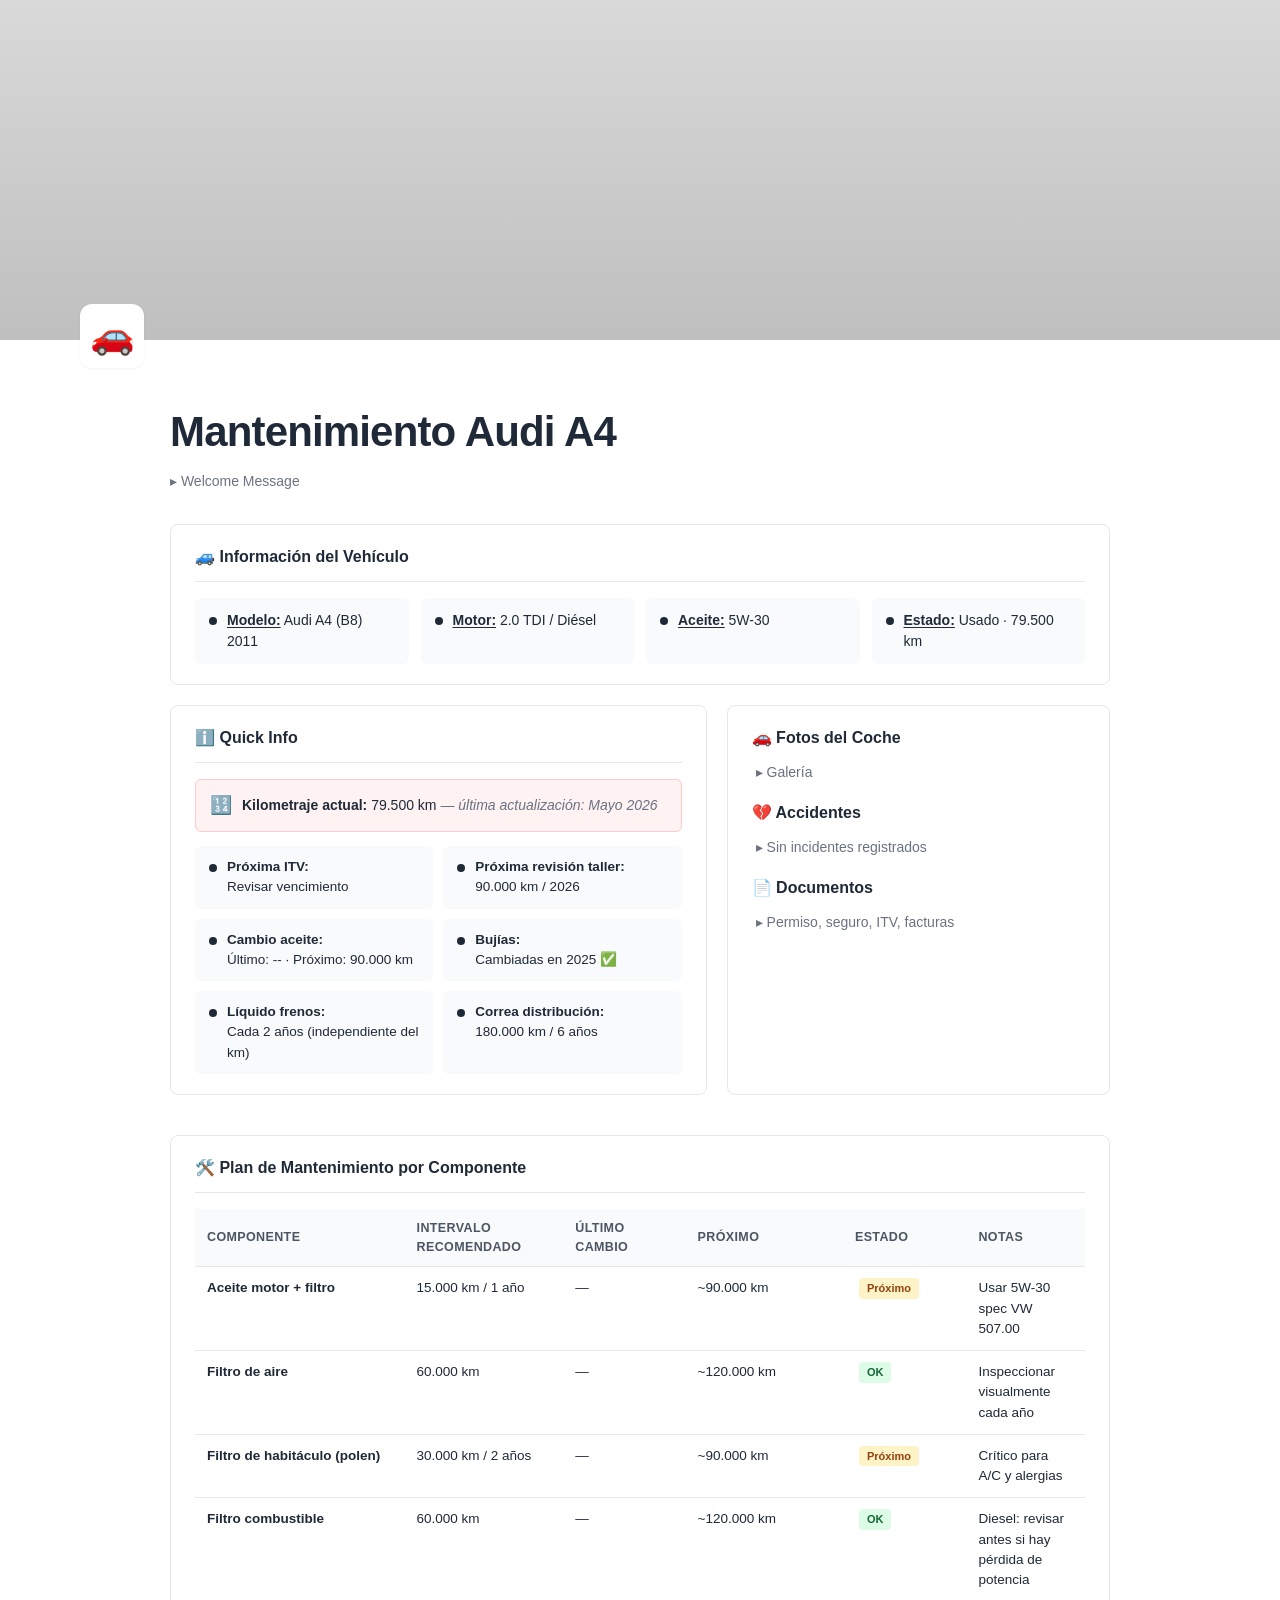
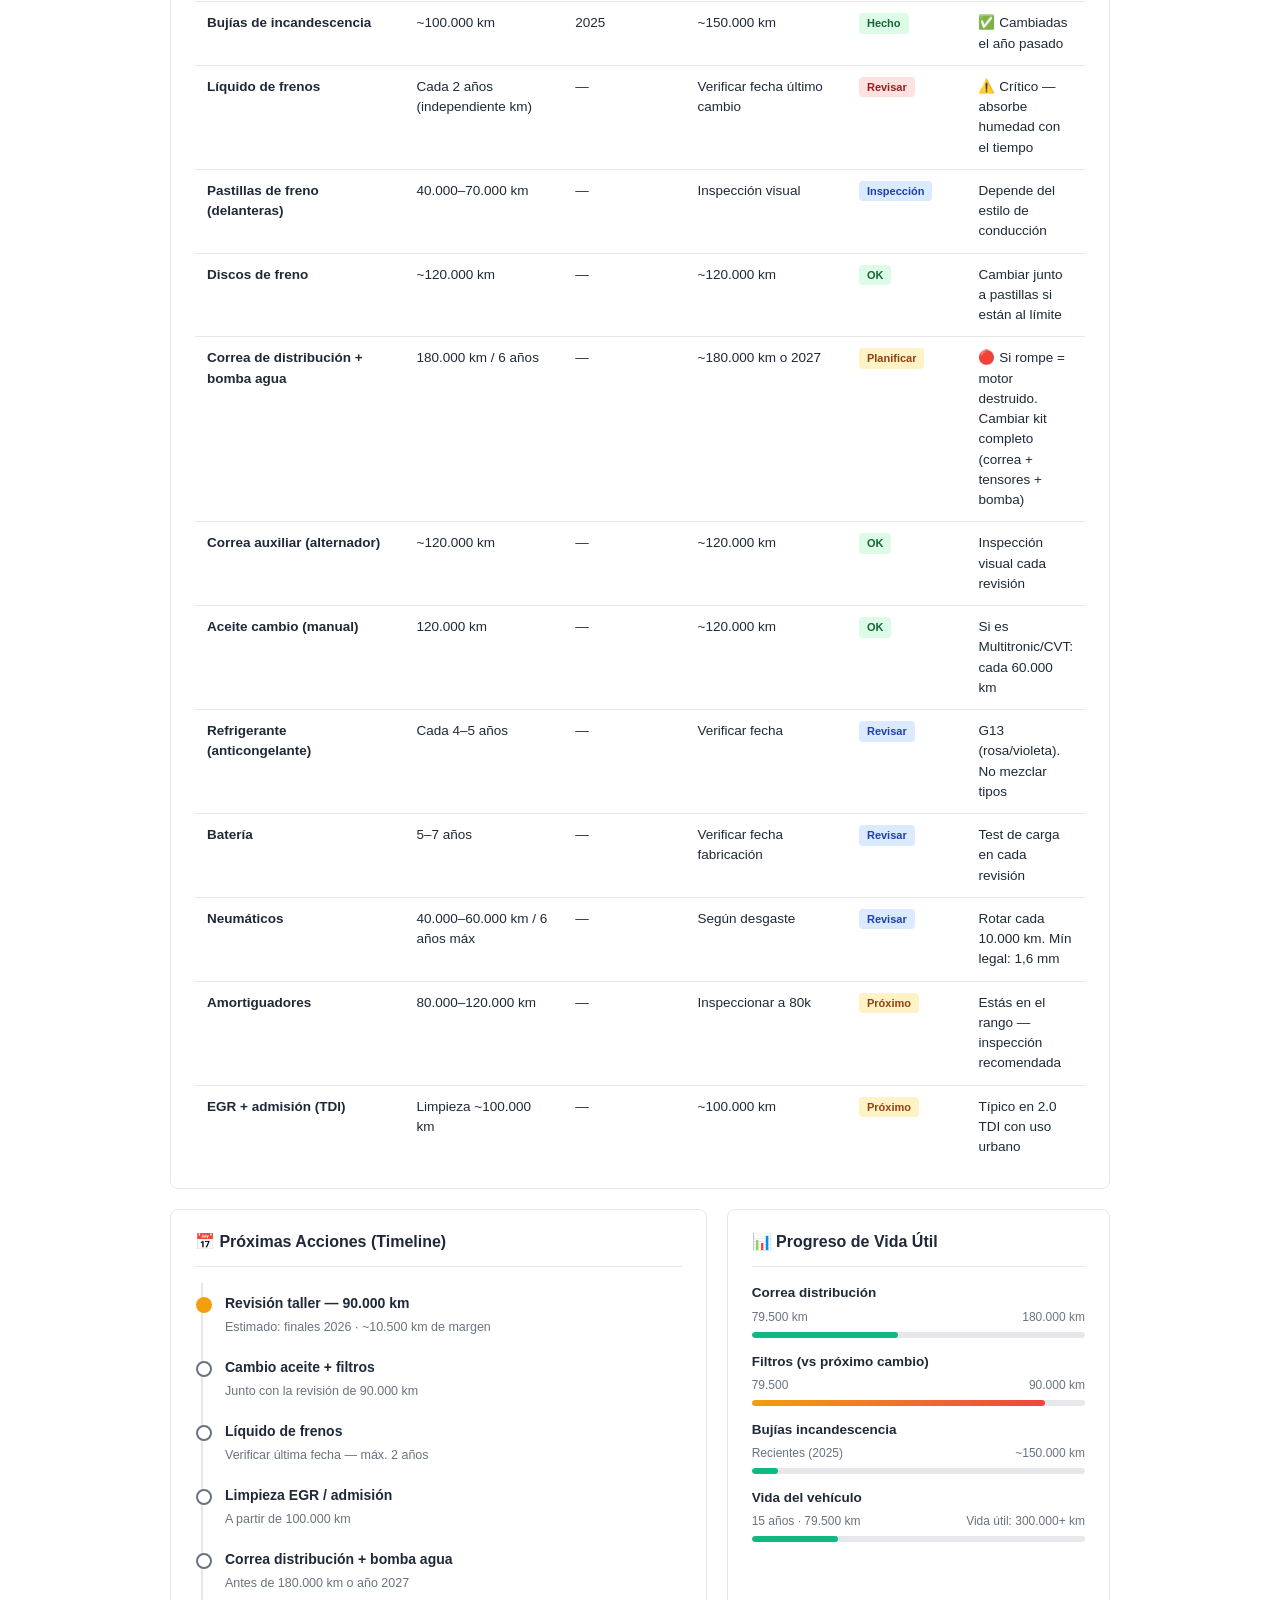
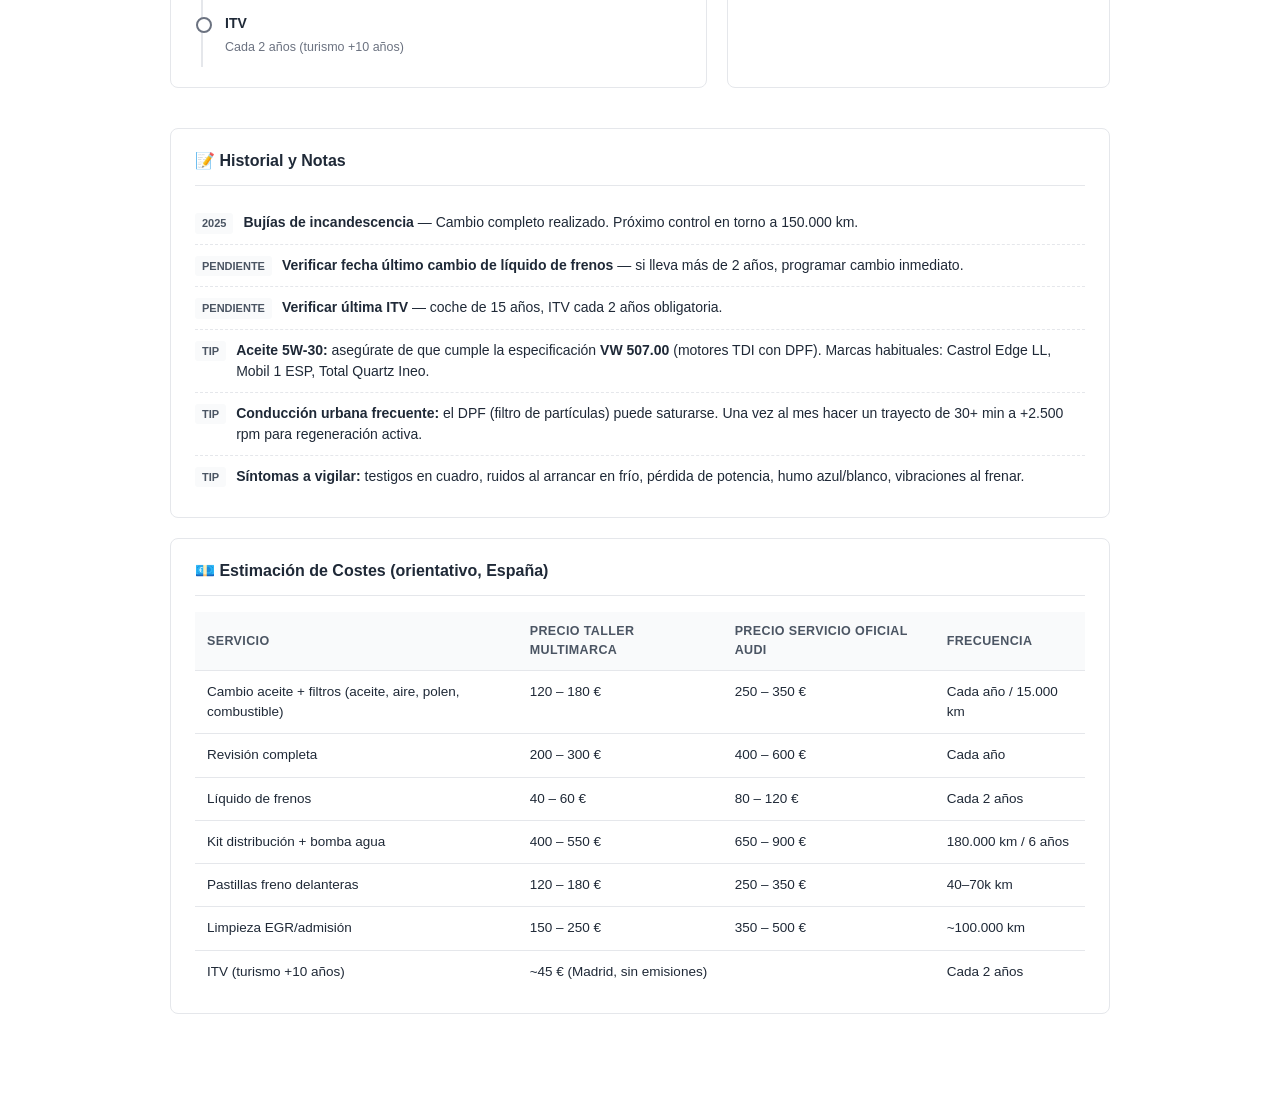
<file: audi_a4_mantenimiento.html>
<!DOCTYPE html>
<html lang="es">
<head>
<meta charset="UTF-8">
<meta name="viewport" content="width=device-width, initial-scale=1.0">
<title>Mantenimiento Audi A4</title>
<style>
  :root {
    --bg: #ffffff;
    --text: #1f2937;
    --text-soft: #4b5563;
    --text-muted: #6b7280;
    --border: #e5e7eb;
    --card-bg: #f9fafb;
    --highlight: #fef2f2;
    --highlight-border: #fecaca;
    --green: #dcfce7;
    --green-text: #166534;
    --yellow: #fef3c7;
    --yellow-text: #92400e;
    --red: #fee2e2;
    --red-text: #991b1b;
    --blue: #dbeafe;
    --blue-text: #1e40af;
    --shadow: 0 1px 3px rgba(0,0,0,0.05);
  }

  * { box-sizing: border-box; margin: 0; padding: 0; }

  body {
    font-family: -apple-system, BlinkMacSystemFont, 'Segoe UI', 'Inter', sans-serif;
    background: var(--bg);
    color: var(--text);
    line-height: 1.5;
    font-size: 15px;
  }

  .hero {
    width: 100%;
    height: 340px;
    background: linear-gradient(rgba(0,0,0,0.15), rgba(0,0,0,0.25)),
                url('https://images.unsplash.com/photo-1606664515524-ed2f786a0bd6?auto=format&fit=crop&w=2000&q=80')
                center/cover no-repeat;
    position: relative;
  }

  .hero-icon {
    position: absolute;
    bottom: -28px;
    left: 80px;
    width: 64px;
    height: 64px;
    background: white;
    border-radius: 12px;
    display: flex;
    align-items: center;
    justify-content: center;
    font-size: 36px;
    box-shadow: var(--shadow);
  }

  .container {
    max-width: 1100px;
    margin: 0 auto;
    padding: 60px 80px 80px;
  }

  h1 {
    font-size: 42px;
    font-weight: 800;
    letter-spacing: -0.02em;
    margin-bottom: 8px;
  }

  .welcome {
    color: var(--text-muted);
    font-size: 14px;
    margin-bottom: 32px;
    cursor: pointer;
  }

  .welcome::before { content: "▸ "; }

  .section-card {
    border: 1px solid var(--border);
    border-radius: 8px;
    padding: 20px 24px;
    margin-bottom: 20px;
    background: white;
  }

  .section-title {
    display: flex;
    align-items: center;
    gap: 8px;
    font-size: 16px;
    font-weight: 700;
    margin-bottom: 16px;
    padding-bottom: 12px;
    border-bottom: 1px solid var(--border);
  }

  .info-grid {
    display: grid;
    grid-template-columns: repeat(4, 1fr);
    gap: 12px;
  }

  .info-item {
    background: var(--card-bg);
    border-radius: 6px;
    padding: 12px 14px;
    font-size: 14px;
    display: flex;
    align-items: flex-start;
    gap: 10px;
  }

  .bullet {
    width: 8px;
    height: 8px;
    background: #1f2937;
    border-radius: 50%;
    margin-top: 7px;
    flex-shrink: 0;
  }

  .info-item strong {
    text-decoration: underline;
    text-underline-offset: 2px;
  }

  .two-col {
    display: grid;
    grid-template-columns: 1.4fr 1fr;
    gap: 20px;
    margin-bottom: 20px;
  }

  .mileage-highlight {
    background: var(--highlight);
    border: 1px solid var(--highlight-border);
    border-radius: 6px;
    padding: 12px 14px;
    margin-bottom: 14px;
    font-size: 14px;
    display: flex;
    align-items: center;
    gap: 10px;
  }

  .mileage-highlight .icon {
    font-size: 18px;
  }

  .quick-grid {
    display: grid;
    grid-template-columns: 1fr 1fr;
    gap: 10px;
  }

  .quick-item {
    background: var(--card-bg);
    border-radius: 6px;
    padding: 11px 14px;
    font-size: 13.5px;
    display: flex;
    gap: 10px;
    align-items: flex-start;
  }

  .quick-item strong {
    font-weight: 600;
  }

  .status-badge {
    display: inline-block;
    padding: 2px 8px;
    border-radius: 4px;
    font-size: 11px;
    font-weight: 600;
    margin-left: 4px;
  }

  .status-ok { background: var(--green); color: var(--green-text); }
  .status-soon { background: var(--yellow); color: var(--yellow-text); }
  .status-due { background: var(--red); color: var(--red-text); }
  .status-info { background: var(--blue); color: var(--blue-text); }

  .photos-section .section-title { border: none; padding-bottom: 0; margin-bottom: 0; }
  .photos-section .toggle {
    color: var(--text-muted);
    font-size: 14px;
    margin-top: 12px;
    padding-left: 4px;
    cursor: pointer;
  }
  .photos-section .toggle::before { content: "▸ "; }

  table.maintenance-table {
    width: 100%;
    border-collapse: collapse;
    font-size: 13.5px;
    margin-top: 8px;
  }

  table.maintenance-table th {
    text-align: left;
    padding: 10px 12px;
    background: var(--card-bg);
    font-weight: 600;
    border-bottom: 1px solid var(--border);
    font-size: 12.5px;
    text-transform: uppercase;
    letter-spacing: 0.03em;
    color: var(--text-soft);
  }

  table.maintenance-table td {
    padding: 11px 12px;
    border-bottom: 1px solid var(--border);
    vertical-align: top;
  }

  table.maintenance-table tr:last-child td { border-bottom: none; }

  table.maintenance-table tr:hover td {
    background: var(--card-bg);
  }

  .progress-bar {
    width: 100%;
    height: 6px;
    background: var(--border);
    border-radius: 3px;
    overflow: hidden;
    margin-top: 6px;
  }

  .progress-fill {
    height: 100%;
    background: linear-gradient(90deg, #10b981, #f59e0b);
    border-radius: 3px;
  }

  .progress-fill.warn { background: linear-gradient(90deg, #f59e0b, #ef4444); }
  .progress-fill.ok { background: #10b981; }

  .timeline {
    list-style: none;
    margin-top: 8px;
  }

  .timeline li {
    padding: 10px 0 10px 22px;
    border-left: 2px solid var(--border);
    margin-left: 6px;
    position: relative;
    font-size: 14px;
  }

  .timeline li::before {
    content: "";
    position: absolute;
    left: -7px;
    top: 14px;
    width: 12px;
    height: 12px;
    border-radius: 50%;
    background: white;
    border: 2px solid #6b7280;
  }

  .timeline li.done::before { background: #10b981; border-color: #10b981; }
  .timeline li.next::before { background: #f59e0b; border-color: #f59e0b; }

  .timeline li strong { display: block; margin-bottom: 2px; }
  .timeline li span.date { color: var(--text-muted); font-size: 12.5px; }

  .notes-list {
    list-style: none;
  }

  .notes-list li {
    padding: 10px 0;
    border-bottom: 1px dashed var(--border);
    font-size: 14px;
    display: flex;
    gap: 10px;
  }

  .notes-list li:last-child { border-bottom: none; }
  .notes-list .tag {
    font-size: 11px;
    padding: 2px 7px;
    border-radius: 3px;
    background: var(--card-bg);
    color: var(--text-soft);
    font-weight: 600;
    flex-shrink: 0;
    height: fit-content;
    margin-top: 1px;
  }

  @media (max-width: 900px) {
    .container { padding: 60px 24px; }
    .info-grid { grid-template-columns: repeat(2, 1fr); }
    .two-col { grid-template-columns: 1fr; }
    .quick-grid { grid-template-columns: 1fr; }
    .hero-icon { left: 24px; }
    h1 { font-size: 32px; }
  }
</style>
</head>
<body>

<div class="hero">
  <div class="hero-icon">🚗</div>
</div>

<div class="container">

  <h1>Mantenimiento Audi A4</h1>
  <p class="welcome">Welcome Message</p>

  <!-- ABOUT THE CAR -->
  <div class="section-card">
    <div class="section-title">🚙 Información del Vehículo</div>
    <div class="info-grid">
      <div class="info-item"><span class="bullet"></span><div><strong>Modelo:</strong> Audi A4 (B8) 2011</div></div>
      <div class="info-item"><span class="bullet"></span><div><strong>Motor:</strong> 2.0 TDI / Diésel</div></div>
      <div class="info-item"><span class="bullet"></span><div><strong>Aceite:</strong> 5W-30</div></div>
      <div class="info-item"><span class="bullet"></span><div><strong>Estado:</strong> Usado · 79.500 km</div></div>
    </div>
  </div>

  <!-- QUICK INFO + PHOTOS -->
  <div class="two-col">
    <div class="section-card">
      <div class="section-title">ℹ️ Quick Info</div>

      <div class="mileage-highlight">
        <span class="icon">🔢</span>
        <div><strong>Kilometraje actual:</strong> 79.500 km <em style="color:var(--text-muted)">— última actualización: Mayo 2026</em></div>
      </div>

      <div class="quick-grid">
        <div class="quick-item"><span class="bullet"></span><div><strong>Próxima ITV:</strong><br>Revisar vencimiento</div></div>
        <div class="quick-item"><span class="bullet"></span><div><strong>Próxima revisión taller:</strong><br>90.000 km / 2026</div></div>
        <div class="quick-item"><span class="bullet"></span><div><strong>Cambio aceite:</strong><br>Último: -- · Próximo: 90.000 km</div></div>
        <div class="quick-item"><span class="bullet"></span><div><strong>Bujías:</strong><br>Cambiadas en 2025 ✅</div></div>
        <div class="quick-item"><span class="bullet"></span><div><strong>Líquido frenos:</strong><br>Cada 2 años (independiente del km)</div></div>
        <div class="quick-item"><span class="bullet"></span><div><strong>Correa distribución:</strong><br>180.000 km / 6 años</div></div>
      </div>
    </div>

    <div class="section-card photos-section">
      <div class="section-title">🚗 Fotos del Coche</div>
      <p class="toggle">Galería</p>

      <div class="section-title" style="margin-top:18px">💔 Accidentes</div>
      <p class="toggle">Sin incidentes registrados</p>

      <div class="section-title" style="margin-top:18px">📄 Documentos</div>
      <p class="toggle">Permiso, seguro, ITV, facturas</p>
    </div>
  </div>

  <!-- MAINTENANCE SCHEDULE -->
  <div class="section-card">
    <div class="section-title">🛠️ Plan de Mantenimiento por Componente</div>
    <table class="maintenance-table">
      <thead>
        <tr>
          <th style="width:24%">Componente</th>
          <th style="width:18%">Intervalo recomendado</th>
          <th style="width:14%">Último cambio</th>
          <th style="width:18%">Próximo</th>
          <th style="width:14%">Estado</th>
          <th>Notas</th>
        </tr>
      </thead>
      <tbody>
        <tr>
          <td><strong>Aceite motor + filtro</strong></td>
          <td>15.000 km / 1 año</td>
          <td>—</td>
          <td>~90.000 km</td>
          <td><span class="status-badge status-soon">Próximo</span></td>
          <td>Usar 5W-30 spec VW 507.00</td>
        </tr>
        <tr>
          <td><strong>Filtro de aire</strong></td>
          <td>60.000 km</td>
          <td>—</td>
          <td>~120.000 km</td>
          <td><span class="status-badge status-ok">OK</span></td>
          <td>Inspeccionar visualmente cada año</td>
        </tr>
        <tr>
          <td><strong>Filtro de habitáculo (polen)</strong></td>
          <td>30.000 km / 2 años</td>
          <td>—</td>
          <td>~90.000 km</td>
          <td><span class="status-badge status-soon">Próximo</span></td>
          <td>Crítico para A/C y alergias</td>
        </tr>
        <tr>
          <td><strong>Filtro combustible</strong></td>
          <td>60.000 km</td>
          <td>—</td>
          <td>~120.000 km</td>
          <td><span class="status-badge status-ok">OK</span></td>
          <td>Diesel: revisar antes si hay pérdida de potencia</td>
        </tr>
        <tr>
          <td><strong>Bujías de incandescencia</strong></td>
          <td>~100.000 km</td>
          <td>2025</td>
          <td>~150.000 km</td>
          <td><span class="status-badge status-ok">Hecho</span></td>
          <td>✅ Cambiadas el año pasado</td>
        </tr>
        <tr>
          <td><strong>Líquido de frenos</strong></td>
          <td>Cada 2 años (independiente km)</td>
          <td>—</td>
          <td>Verificar fecha último cambio</td>
          <td><span class="status-badge status-due">Revisar</span></td>
          <td>⚠️ Crítico — absorbe humedad con el tiempo</td>
        </tr>
        <tr>
          <td><strong>Pastillas de freno (delanteras)</strong></td>
          <td>40.000–70.000 km</td>
          <td>—</td>
          <td>Inspección visual</td>
          <td><span class="status-badge status-info">Inspección</span></td>
          <td>Depende del estilo de conducción</td>
        </tr>
        <tr>
          <td><strong>Discos de freno</strong></td>
          <td>~120.000 km</td>
          <td>—</td>
          <td>~120.000 km</td>
          <td><span class="status-badge status-ok">OK</span></td>
          <td>Cambiar junto a pastillas si están al límite</td>
        </tr>
        <tr>
          <td><strong>Correa de distribución + bomba agua</strong></td>
          <td>180.000 km / 6 años</td>
          <td>—</td>
          <td>~180.000 km o 2027</td>
          <td><span class="status-badge status-soon">Planificar</span></td>
          <td>🔴 Si rompe = motor destruido. Cambiar kit completo (correa + tensores + bomba)</td>
        </tr>
        <tr>
          <td><strong>Correa auxiliar (alternador)</strong></td>
          <td>~120.000 km</td>
          <td>—</td>
          <td>~120.000 km</td>
          <td><span class="status-badge status-ok">OK</span></td>
          <td>Inspección visual cada revisión</td>
        </tr>
        <tr>
          <td><strong>Aceite cambio (manual)</strong></td>
          <td>120.000 km</td>
          <td>—</td>
          <td>~120.000 km</td>
          <td><span class="status-badge status-ok">OK</span></td>
          <td>Si es Multitronic/CVT: cada 60.000 km</td>
        </tr>
        <tr>
          <td><strong>Refrigerante (anticongelante)</strong></td>
          <td>Cada 4–5 años</td>
          <td>—</td>
          <td>Verificar fecha</td>
          <td><span class="status-badge status-info">Revisar</span></td>
          <td>G13 (rosa/violeta). No mezclar tipos</td>
        </tr>
        <tr>
          <td><strong>Batería</strong></td>
          <td>5–7 años</td>
          <td>—</td>
          <td>Verificar fecha fabricación</td>
          <td><span class="status-badge status-info">Revisar</span></td>
          <td>Test de carga en cada revisión</td>
        </tr>
        <tr>
          <td><strong>Neumáticos</strong></td>
          <td>40.000–60.000 km / 6 años máx</td>
          <td>—</td>
          <td>Según desgaste</td>
          <td><span class="status-badge status-info">Revisar</span></td>
          <td>Rotar cada 10.000 km. Mín legal: 1,6 mm</td>
        </tr>
        <tr>
          <td><strong>Amortiguadores</strong></td>
          <td>80.000–120.000 km</td>
          <td>—</td>
          <td>Inspeccionar a 80k</td>
          <td><span class="status-badge status-soon">Próximo</span></td>
          <td>Estás en el rango — inspección recomendada</td>
        </tr>
        <tr>
          <td><strong>EGR + admisión (TDI)</strong></td>
          <td>Limpieza ~100.000 km</td>
          <td>—</td>
          <td>~100.000 km</td>
          <td><span class="status-badge status-soon">Próximo</span></td>
          <td>Típico en 2.0 TDI con uso urbano</td>
        </tr>
      </tbody>
    </table>
  </div>

  <!-- TIMELINE -->
  <div class="two-col">
    <div class="section-card">
      <div class="section-title">📅 Próximas Acciones (Timeline)</div>
      <ul class="timeline">
        <li class="next">
          <strong>Revisión taller — 90.000 km</strong>
          <span class="date">Estimado: finales 2026 · ~10.500 km de margen</span>
        </li>
        <li>
          <strong>Cambio aceite + filtros</strong>
          <span class="date">Junto con la revisión de 90.000 km</span>
        </li>
        <li>
          <strong>Líquido de frenos</strong>
          <span class="date">Verificar última fecha — máx. 2 años</span>
        </li>
        <li>
          <strong>Limpieza EGR / admisión</strong>
          <span class="date">A partir de 100.000 km</span>
        </li>
        <li>
          <strong>Correa distribución + bomba agua</strong>
          <span class="date">Antes de 180.000 km o año 2027</span>
        </li>
        <li>
          <strong>ITV</strong>
          <span class="date">Cada 2 años (turismo +10 años)</span>
        </li>
      </ul>
    </div>

    <div class="section-card">
      <div class="section-title">📊 Progreso de Vida Útil</div>

      <div style="font-size:13.5px; margin-bottom:14px">
        <strong>Correa distribución</strong>
        <div style="display:flex; justify-content:space-between; color:var(--text-muted); font-size:12px; margin-top:4px">
          <span>79.500 km</span><span>180.000 km</span>
        </div>
        <div class="progress-bar"><div class="progress-fill ok" style="width:44%"></div></div>
      </div>

      <div style="font-size:13.5px; margin-bottom:14px">
        <strong>Filtros (vs próximo cambio)</strong>
        <div style="display:flex; justify-content:space-between; color:var(--text-muted); font-size:12px; margin-top:4px">
          <span>79.500</span><span>90.000 km</span>
        </div>
        <div class="progress-bar"><div class="progress-fill warn" style="width:88%"></div></div>
      </div>

      <div style="font-size:13.5px; margin-bottom:14px">
        <strong>Bujías incandescencia</strong>
        <div style="display:flex; justify-content:space-between; color:var(--text-muted); font-size:12px; margin-top:4px">
          <span>Recientes (2025)</span><span>~150.000 km</span>
        </div>
        <div class="progress-bar"><div class="progress-fill ok" style="width:8%"></div></div>
      </div>

      <div style="font-size:13.5px">
        <strong>Vida del vehículo</strong>
        <div style="display:flex; justify-content:space-between; color:var(--text-muted); font-size:12px; margin-top:4px">
          <span>15 años · 79.500 km</span><span>Vida útil: 300.000+ km</span>
        </div>
        <div class="progress-bar"><div class="progress-fill ok" style="width:26%"></div></div>
      </div>
    </div>
  </div>

  <!-- HISTORY / NOTES -->
  <div class="section-card">
    <div class="section-title">📝 Historial y Notas</div>
    <ul class="notes-list">
      <li>
        <span class="tag">2025</span>
        <div><strong>Bujías de incandescencia</strong> — Cambio completo realizado. Próximo control en torno a 150.000 km.</div>
      </li>
      <li>
        <span class="tag">PENDIENTE</span>
        <div><strong>Verificar fecha último cambio de líquido de frenos</strong> — si lleva más de 2 años, programar cambio inmediato.</div>
      </li>
      <li>
        <span class="tag">PENDIENTE</span>
        <div><strong>Verificar última ITV</strong> — coche de 15 años, ITV cada 2 años obligatoria.</div>
      </li>
      <li>
        <span class="tag">TIP</span>
        <div><strong>Aceite 5W-30:</strong> asegúrate de que cumple la especificación <strong>VW 507.00</strong> (motores TDI con DPF). Marcas habituales: Castrol Edge LL, Mobil 1 ESP, Total Quartz Ineo.</div>
      </li>
      <li>
        <span class="tag">TIP</span>
        <div><strong>Conducción urbana frecuente:</strong> el DPF (filtro de partículas) puede saturarse. Una vez al mes hacer un trayecto de 30+ min a +2.500 rpm para regeneración activa.</div>
      </li>
      <li>
        <span class="tag">TIP</span>
        <div><strong>Síntomas a vigilar:</strong> testigos en cuadro, ruidos al arrancar en frío, pérdida de potencia, humo azul/blanco, vibraciones al frenar.</div>
      </li>
    </ul>
  </div>

  <!-- COSTS / WORKSHOP -->
  <div class="section-card">
    <div class="section-title">💶 Estimación de Costes (orientativo, España)</div>
    <table class="maintenance-table">
      <thead>
        <tr>
          <th>Servicio</th>
          <th>Precio taller multimarca</th>
          <th>Precio servicio oficial Audi</th>
          <th>Frecuencia</th>
        </tr>
      </thead>
      <tbody>
        <tr><td>Cambio aceite + filtros (aceite, aire, polen, combustible)</td><td>120 – 180 €</td><td>250 – 350 €</td><td>Cada año / 15.000 km</td></tr>
        <tr><td>Revisión completa</td><td>200 – 300 €</td><td>400 – 600 €</td><td>Cada año</td></tr>
        <tr><td>Líquido de frenos</td><td>40 – 60 €</td><td>80 – 120 €</td><td>Cada 2 años</td></tr>
        <tr><td>Kit distribución + bomba agua</td><td>400 – 550 €</td><td>650 – 900 €</td><td>180.000 km / 6 años</td></tr>
        <tr><td>Pastillas freno delanteras</td><td>120 – 180 €</td><td>250 – 350 €</td><td>40–70k km</td></tr>
        <tr><td>Limpieza EGR/admisión</td><td>150 – 250 €</td><td>350 – 500 €</td><td>~100.000 km</td></tr>
        <tr><td>ITV (turismo +10 años)</td><td colspan="2">~45 € (Madrid, sin emisiones)</td><td>Cada 2 años</td></tr>
      </tbody>
    </table>
  </div>

</div>

</body>
</html>
</file>
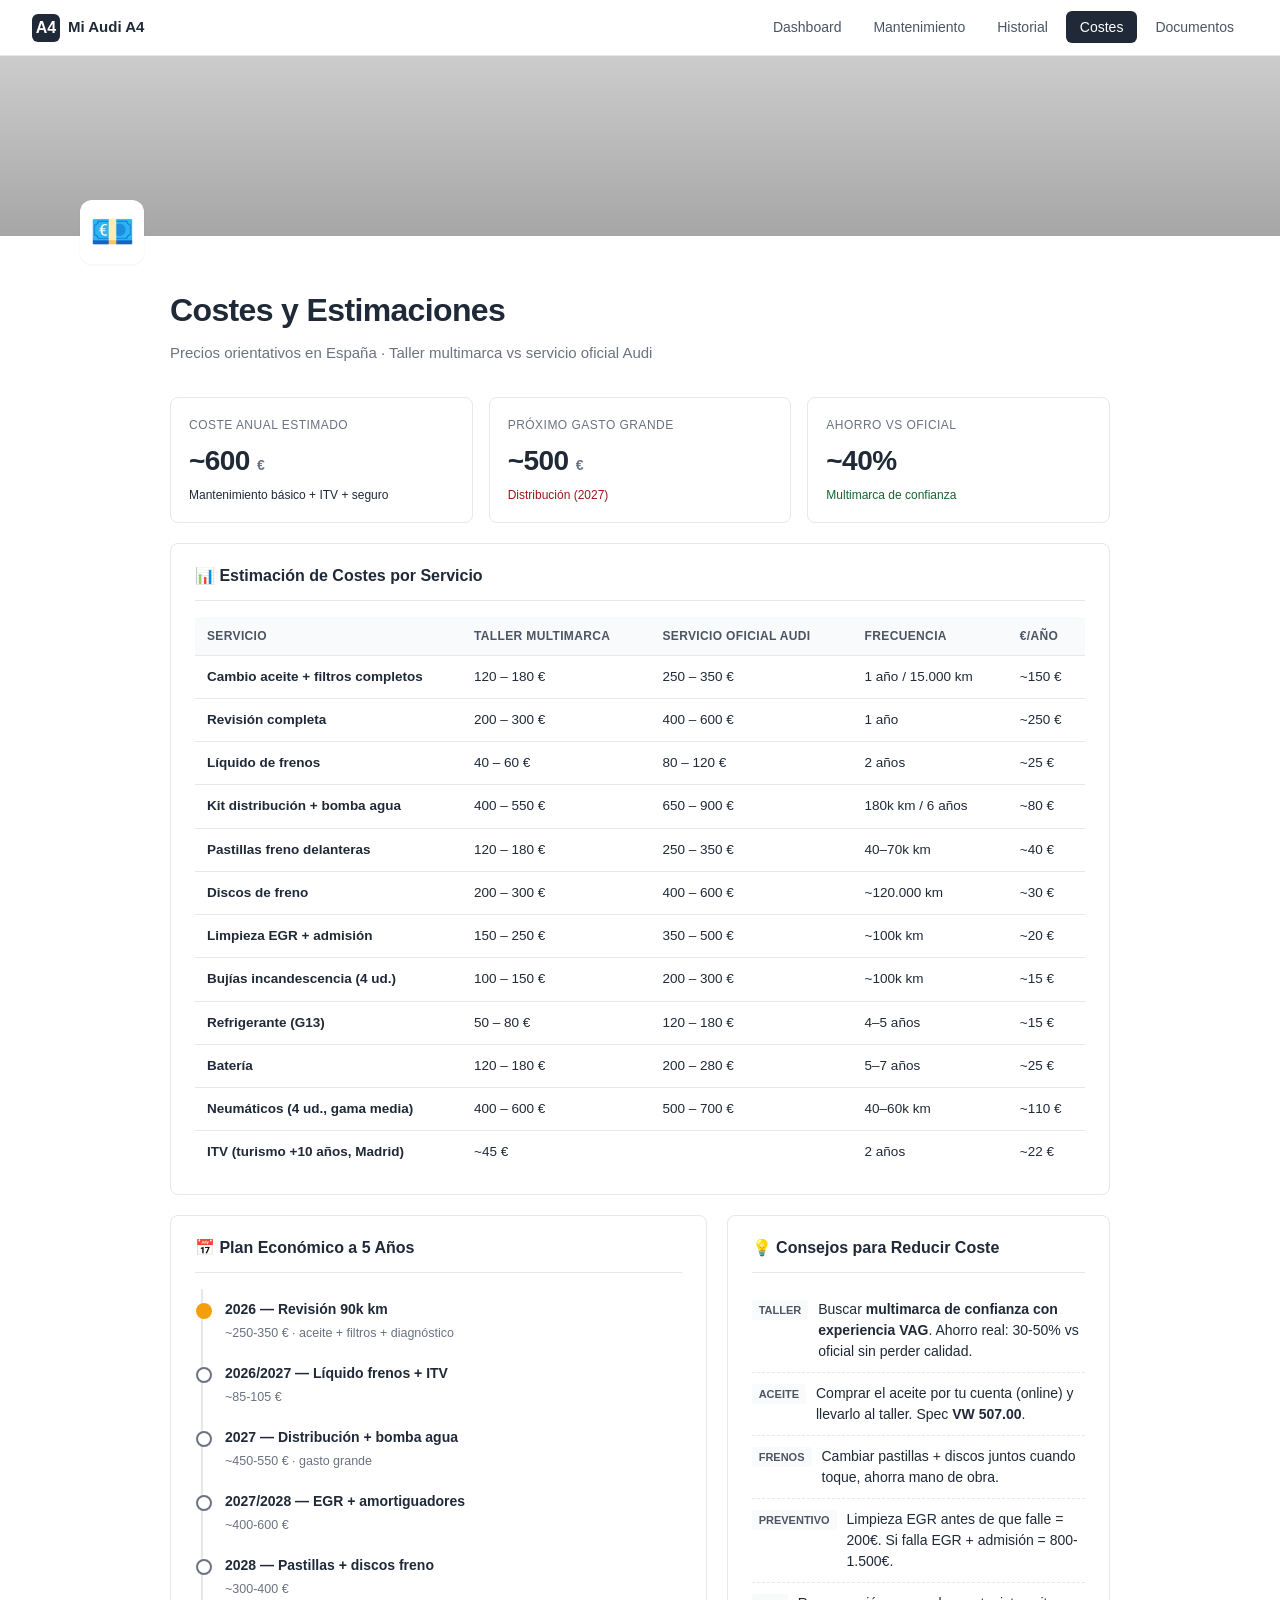
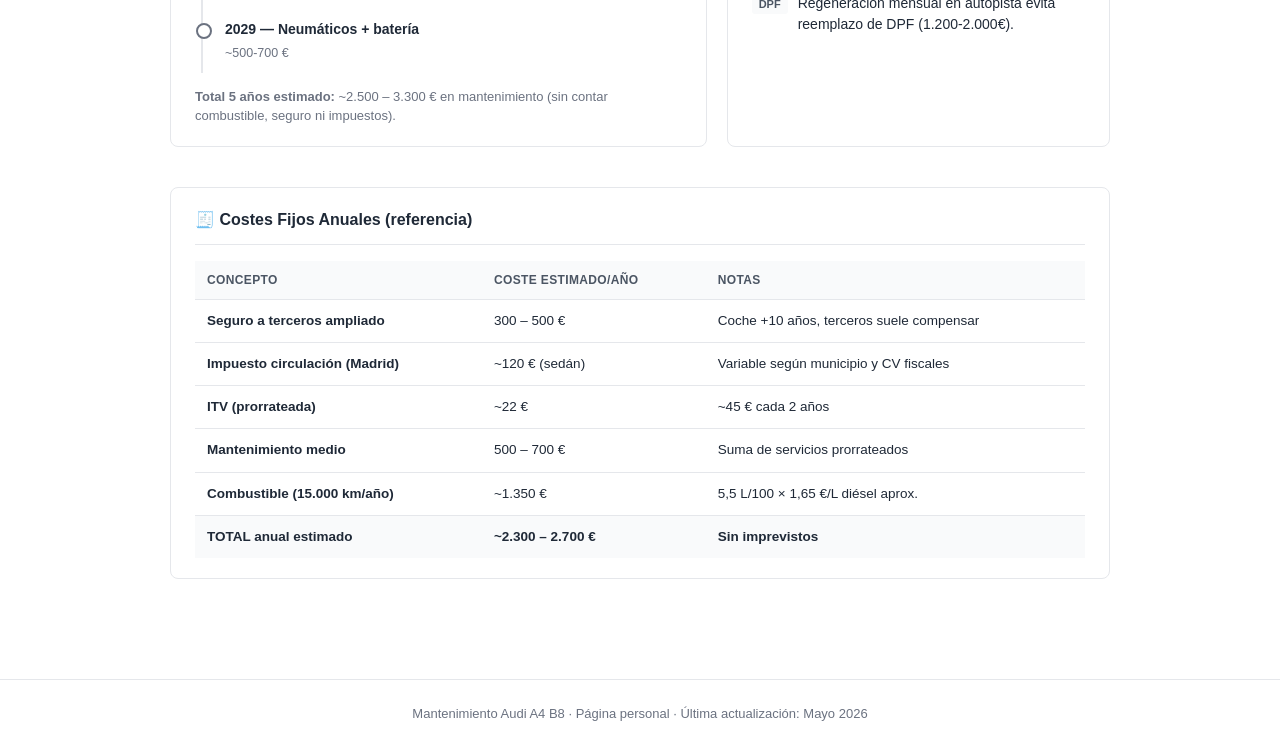
<file: costes.html>
<!DOCTYPE html>
<html lang="es">
<head>
<meta charset="UTF-8">
<meta name="viewport" content="width=device-width, initial-scale=1.0">
<title>Costes · Audi A4</title>
<link rel="stylesheet" href="styles.css">
</head>
<body>

<nav class="navbar">
  <a href="index.html" class="navbar-brand">
    <span class="logo">A4</span>
    <span>Mi Audi A4</span>
  </a>
  <ul class="navbar-links">
    <li><a href="index.html">Dashboard</a></li>
    <li><a href="mantenimiento.html">Mantenimiento</a></li>
    <li><a href="historial.html">Historial</a></li>
    <li><a href="costes.html" class="active">Costes</a></li>
    <li><a href="documentos.html">Documentos</a></li>
  </ul>
</nav>

<div class="hero compact">
  <div class="hero-icon">💶</div>
</div>

<div class="container tight">

  <h1 class="small">Costes y Estimaciones</h1>
  <p class="subtitle">Precios orientativos en España · Taller multimarca vs servicio oficial Audi</p>

  <!-- KPIs -->
  <div class="three-col">
    <div class="kpi-card">
      <div class="label">Coste anual estimado</div>
      <div class="value">~600 <span style="font-size:14px;color:var(--text-muted)">€</span></div>
      <div class="delta">Mantenimiento básico + ITV + seguro</div>
    </div>
    <div class="kpi-card">
      <div class="label">Próximo gasto grande</div>
      <div class="value">~500 <span style="font-size:14px;color:var(--text-muted)">€</span></div>
      <div class="delta up">Distribución (2027)</div>
    </div>
    <div class="kpi-card">
      <div class="label">Ahorro vs oficial</div>
      <div class="value">~40%</div>
      <div class="delta down">Multimarca de confianza</div>
    </div>
  </div>

  <!-- COSTS TABLE -->
  <div class="section-card">
    <div class="section-title">📊 Estimación de Costes por Servicio</div>
    <div style="overflow-x:auto">
    <table class="maintenance-table">
      <thead>
        <tr>
          <th style="width:30%">Servicio</th>
          <th>Taller multimarca</th>
          <th>Servicio oficial Audi</th>
          <th>Frecuencia</th>
          <th>€/año</th>
        </tr>
      </thead>
      <tbody>
        <tr>
          <td><strong>Cambio aceite + filtros completos</strong></td>
          <td>120 – 180 €</td><td>250 – 350 €</td>
          <td>1 año / 15.000 km</td><td>~150 €</td>
        </tr>
        <tr>
          <td><strong>Revisión completa</strong></td>
          <td>200 – 300 €</td><td>400 – 600 €</td>
          <td>1 año</td><td>~250 €</td>
        </tr>
        <tr>
          <td><strong>Líquido de frenos</strong></td>
          <td>40 – 60 €</td><td>80 – 120 €</td>
          <td>2 años</td><td>~25 €</td>
        </tr>
        <tr>
          <td><strong>Kit distribución + bomba agua</strong></td>
          <td>400 – 550 €</td><td>650 – 900 €</td>
          <td>180k km / 6 años</td><td>~80 €</td>
        </tr>
        <tr>
          <td><strong>Pastillas freno delanteras</strong></td>
          <td>120 – 180 €</td><td>250 – 350 €</td>
          <td>40–70k km</td><td>~40 €</td>
        </tr>
        <tr>
          <td><strong>Discos de freno</strong></td>
          <td>200 – 300 €</td><td>400 – 600 €</td>
          <td>~120.000 km</td><td>~30 €</td>
        </tr>
        <tr>
          <td><strong>Limpieza EGR + admisión</strong></td>
          <td>150 – 250 €</td><td>350 – 500 €</td>
          <td>~100k km</td><td>~20 €</td>
        </tr>
        <tr>
          <td><strong>Bujías incandescencia (4 ud.)</strong></td>
          <td>100 – 150 €</td><td>200 – 300 €</td>
          <td>~100k km</td><td>~15 €</td>
        </tr>
        <tr>
          <td><strong>Refrigerante (G13)</strong></td>
          <td>50 – 80 €</td><td>120 – 180 €</td>
          <td>4–5 años</td><td>~15 €</td>
        </tr>
        <tr>
          <td><strong>Batería</strong></td>
          <td>120 – 180 €</td><td>200 – 280 €</td>
          <td>5–7 años</td><td>~25 €</td>
        </tr>
        <tr>
          <td><strong>Neumáticos (4 ud., gama media)</strong></td>
          <td>400 – 600 €</td><td>500 – 700 €</td>
          <td>40–60k km</td><td>~110 €</td>
        </tr>
        <tr>
          <td><strong>ITV (turismo +10 años, Madrid)</strong></td>
          <td colspan="2">~45 €</td>
          <td>2 años</td><td>~22 €</td>
        </tr>
      </tbody>
    </table>
    </div>
  </div>

  <!-- BREAKDOWN -->
  <div class="two-col">
    <div class="section-card">
      <div class="section-title">📅 Plan Económico a 5 Años</div>
      <ul class="timeline">
        <li class="next">
          <strong>2026 — Revisión 90k km</strong>
          <span class="date">~250-350 € · aceite + filtros + diagnóstico</span>
        </li>
        <li>
          <strong>2026/2027 — Líquido frenos + ITV</strong>
          <span class="date">~85-105 €</span>
        </li>
        <li>
          <strong>2027 — Distribución + bomba agua</strong>
          <span class="date">~450-550 € · gasto grande</span>
        </li>
        <li>
          <strong>2027/2028 — EGR + amortiguadores</strong>
          <span class="date">~400-600 €</span>
        </li>
        <li>
          <strong>2028 — Pastillas + discos freno</strong>
          <span class="date">~300-400 €</span>
        </li>
        <li>
          <strong>2029 — Neumáticos + batería</strong>
          <span class="date">~500-700 €</span>
        </li>
      </ul>
      <p style="margin-top:14px;font-size:13px;color:var(--text-muted)">
        <strong>Total 5 años estimado:</strong> ~2.500 – 3.300 € en mantenimiento (sin contar combustible, seguro ni impuestos).
      </p>
    </div>

    <div class="section-card">
      <div class="section-title">💡 Consejos para Reducir Coste</div>
      <ul class="notes-list">
        <li>
          <span class="tag">TALLER</span>
          <div>Buscar <strong>multimarca de confianza con experiencia VAG</strong>. Ahorro real: 30-50% vs oficial sin perder calidad.</div>
        </li>
        <li>
          <span class="tag">ACEITE</span>
          <div>Comprar el aceite por tu cuenta (online) y llevarlo al taller. Spec <strong>VW 507.00</strong>.</div>
        </li>
        <li>
          <span class="tag">FRENOS</span>
          <div>Cambiar pastillas + discos juntos cuando toque, ahorra mano de obra.</div>
        </li>
        <li>
          <span class="tag">PREVENTIVO</span>
          <div>Limpieza EGR antes de que falle = 200€. Si falla EGR + admisión = 800-1.500€.</div>
        </li>
        <li>
          <span class="tag">DPF</span>
          <div>Regeneración mensual en autopista evita reemplazo de DPF (1.200-2.000€).</div>
        </li>
      </ul>
    </div>
  </div>

  <!-- ANNUAL FIXED COSTS -->
  <div class="section-card">
    <div class="section-title">🧾 Costes Fijos Anuales (referencia)</div>
    <table class="maintenance-table">
      <thead>
        <tr><th>Concepto</th><th>Coste estimado/año</th><th>Notas</th></tr>
      </thead>
      <tbody>
        <tr><td><strong>Seguro a terceros ampliado</strong></td><td>300 – 500 €</td><td>Coche +10 años, terceros suele compensar</td></tr>
        <tr><td><strong>Impuesto circulación (Madrid)</strong></td><td>~120 € (sedán)</td><td>Variable según municipio y CV fiscales</td></tr>
        <tr><td><strong>ITV (prorrateada)</strong></td><td>~22 €</td><td>~45 € cada 2 años</td></tr>
        <tr><td><strong>Mantenimiento medio</strong></td><td>500 – 700 €</td><td>Suma de servicios prorrateados</td></tr>
        <tr><td><strong>Combustible (15.000 km/año)</strong></td><td>~1.350 €</td><td>5,5 L/100 × 1,65 €/L diésel aprox.</td></tr>
        <tr style="background:var(--card-bg);font-weight:600">
          <td>TOTAL anual estimado</td>
          <td>~2.300 – 2.700 €</td>
          <td>Sin imprevistos</td>
        </tr>
      </tbody>
    </table>
  </div>

</div>

<footer class="footer">
  Mantenimiento Audi A4 B8 · Página personal · Última actualización: Mayo 2026
</footer>

</body>
</html>
</file>
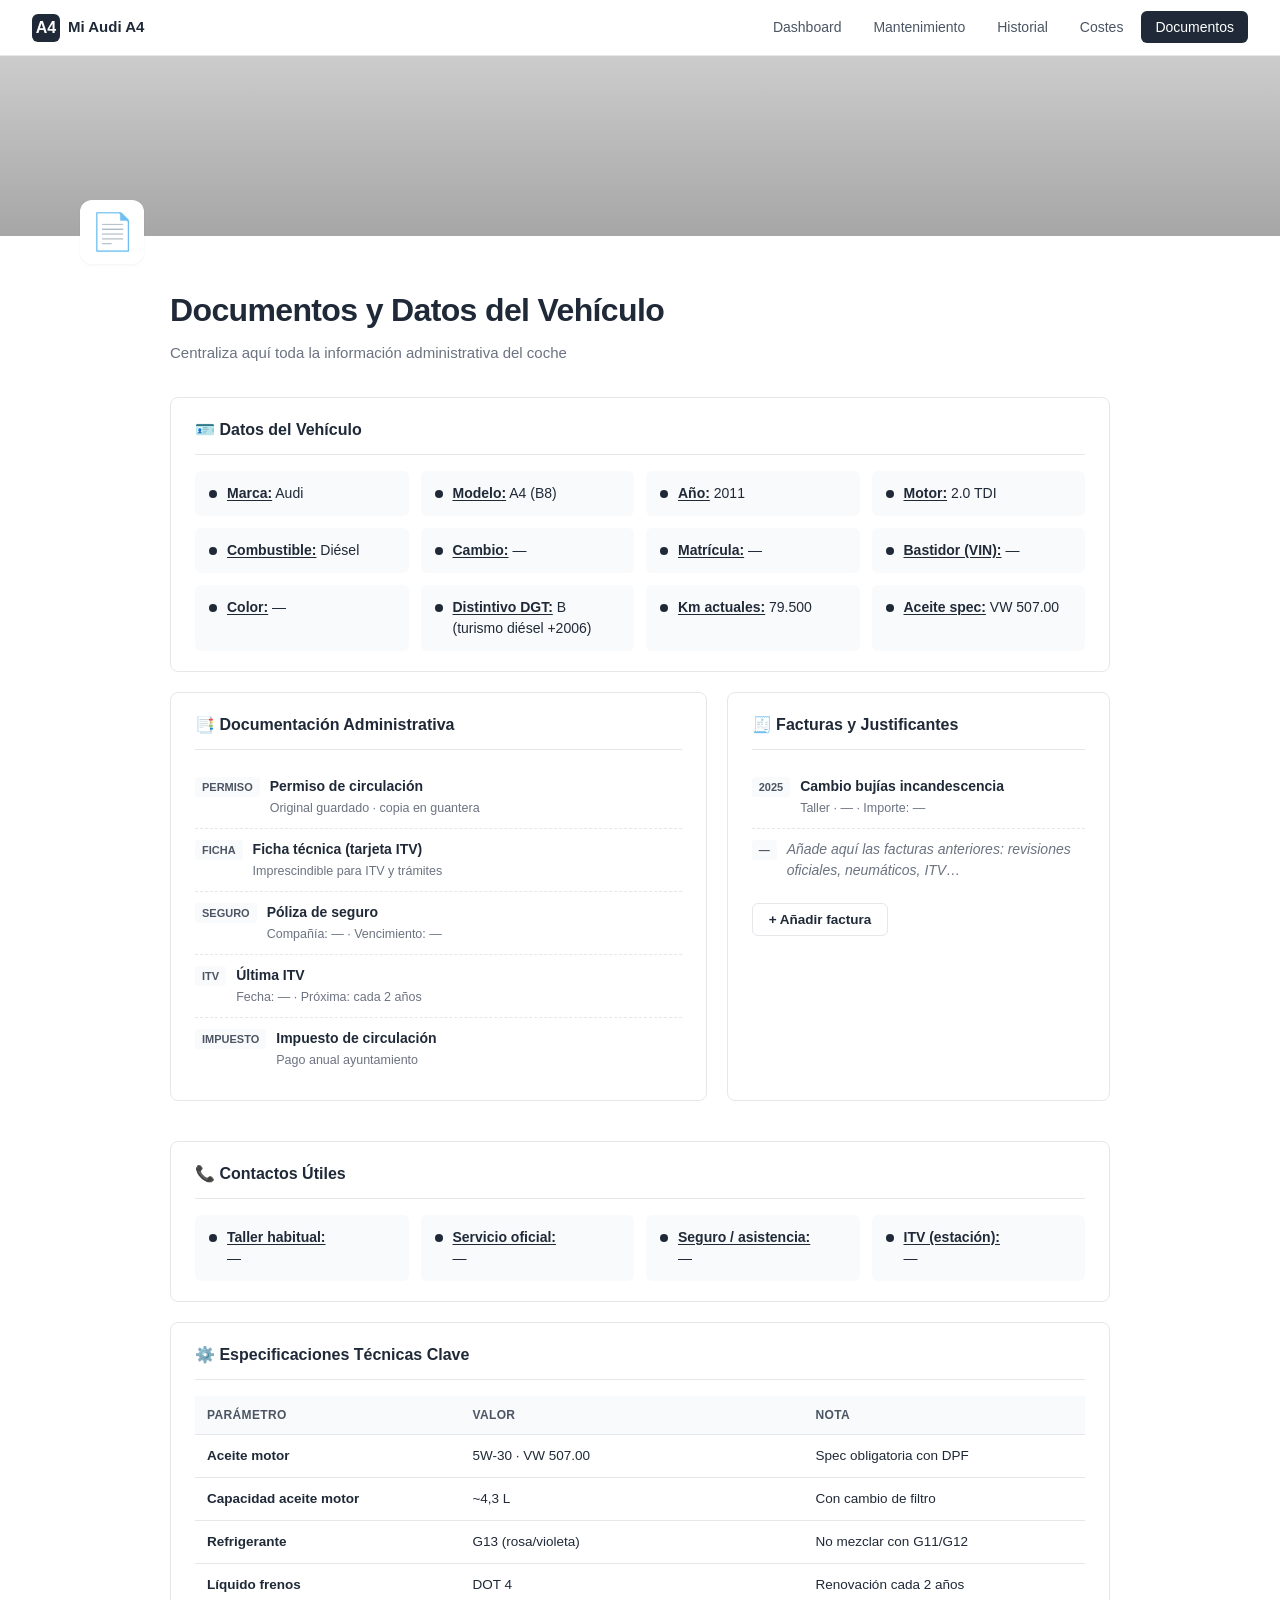
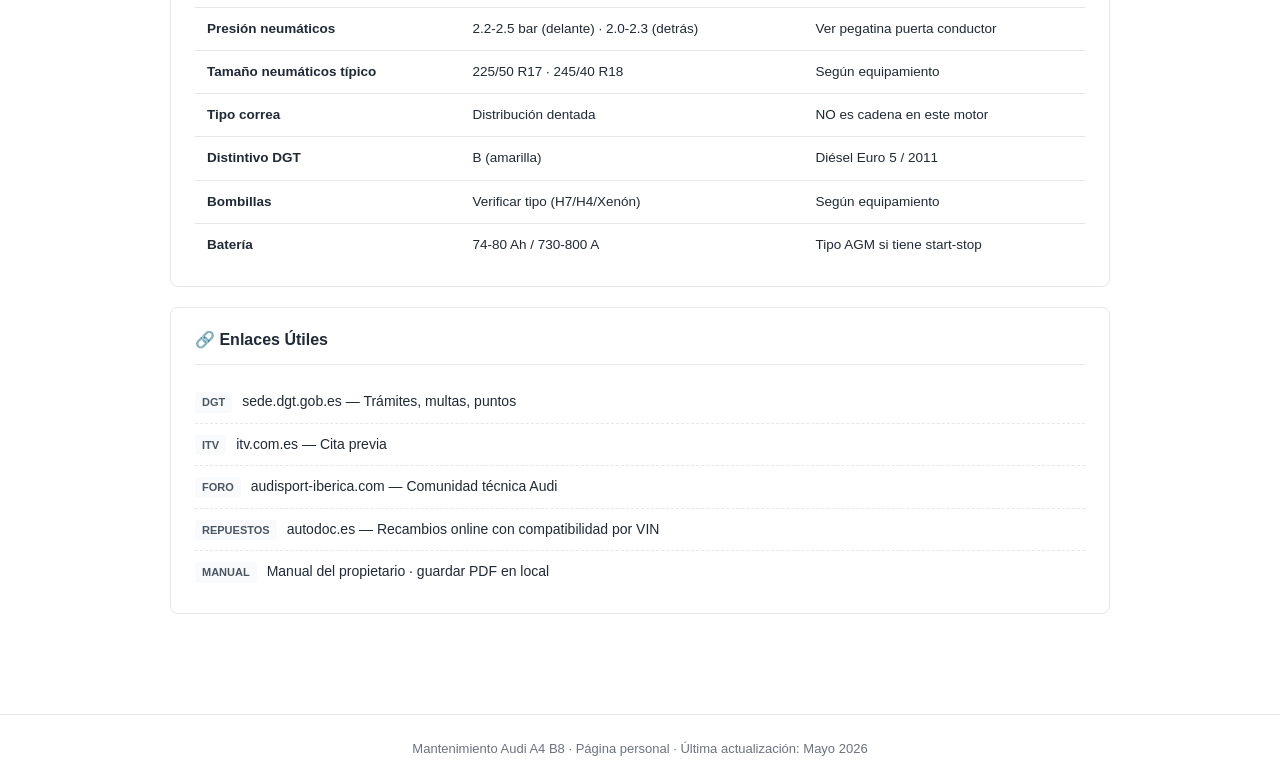
<file: documentos.html>
<!DOCTYPE html>
<html lang="es">
<head>
<meta charset="UTF-8">
<meta name="viewport" content="width=device-width, initial-scale=1.0">
<title>Documentos · Audi A4</title>
<link rel="stylesheet" href="styles.css">
</head>
<body>

<nav class="navbar">
  <a href="index.html" class="navbar-brand">
    <span class="logo">A4</span>
    <span>Mi Audi A4</span>
  </a>
  <ul class="navbar-links">
    <li><a href="index.html">Dashboard</a></li>
    <li><a href="mantenimiento.html">Mantenimiento</a></li>
    <li><a href="historial.html">Historial</a></li>
    <li><a href="costes.html">Costes</a></li>
    <li><a href="documentos.html" class="active">Documentos</a></li>
  </ul>
</nav>

<div class="hero compact">
  <div class="hero-icon">📄</div>
</div>

<div class="container tight">

  <h1 class="small">Documentos y Datos del Vehículo</h1>
  <p class="subtitle">Centraliza aquí toda la información administrativa del coche</p>

  <!-- VEHICLE DATA -->
  <div class="section-card">
    <div class="section-title">🪪 Datos del Vehículo</div>
    <div class="info-grid">
      <div class="info-item"><span class="bullet"></span><div><strong>Marca:</strong> Audi</div></div>
      <div class="info-item"><span class="bullet"></span><div><strong>Modelo:</strong> A4 (B8)</div></div>
      <div class="info-item"><span class="bullet"></span><div><strong>Año:</strong> 2011</div></div>
      <div class="info-item"><span class="bullet"></span><div><strong>Motor:</strong> 2.0 TDI</div></div>
      <div class="info-item"><span class="bullet"></span><div><strong>Combustible:</strong> Diésel</div></div>
      <div class="info-item"><span class="bullet"></span><div><strong>Cambio:</strong> —</div></div>
      <div class="info-item"><span class="bullet"></span><div><strong>Matrícula:</strong> —</div></div>
      <div class="info-item"><span class="bullet"></span><div><strong>Bastidor (VIN):</strong> —</div></div>
      <div class="info-item"><span class="bullet"></span><div><strong>Color:</strong> —</div></div>
      <div class="info-item"><span class="bullet"></span><div><strong>Distintivo DGT:</strong> B (turismo diésel +2006)</div></div>
      <div class="info-item"><span class="bullet"></span><div><strong>Km actuales:</strong> 79.500</div></div>
      <div class="info-item"><span class="bullet"></span><div><strong>Aceite spec:</strong> VW 507.00</div></div>
    </div>
  </div>

  <!-- DOCUMENTS -->
  <div class="two-col">
    <div class="section-card">
      <div class="section-title">📑 Documentación Administrativa</div>
      <ul class="notes-list">
        <li>
          <span class="tag">PERMISO</span>
          <div><strong>Permiso de circulación</strong><br>
            <span style="color:var(--text-muted);font-size:12.5px">Original guardado · copia en guantera</span></div>
        </li>
        <li>
          <span class="tag">FICHA</span>
          <div><strong>Ficha técnica (tarjeta ITV)</strong><br>
            <span style="color:var(--text-muted);font-size:12.5px">Imprescindible para ITV y trámites</span></div>
        </li>
        <li>
          <span class="tag">SEGURO</span>
          <div><strong>Póliza de seguro</strong><br>
            <span style="color:var(--text-muted);font-size:12.5px">Compañía: — · Vencimiento: —</span></div>
        </li>
        <li>
          <span class="tag">ITV</span>
          <div><strong>Última ITV</strong><br>
            <span style="color:var(--text-muted);font-size:12.5px">Fecha: — · Próxima: cada 2 años</span></div>
        </li>
        <li>
          <span class="tag">IMPUESTO</span>
          <div><strong>Impuesto de circulación</strong><br>
            <span style="color:var(--text-muted);font-size:12.5px">Pago anual ayuntamiento</span></div>
        </li>
      </ul>
    </div>

    <div class="section-card">
      <div class="section-title">🧾 Facturas y Justificantes</div>
      <ul class="notes-list">
        <li>
          <span class="tag">2025</span>
          <div><strong>Cambio bujías incandescencia</strong><br>
            <span style="color:var(--text-muted);font-size:12.5px">Taller · — · Importe: —</span></div>
        </li>
        <li>
          <span class="tag">—</span>
          <div style="color:var(--text-muted);font-style:italic">Añade aquí las facturas anteriores: revisiones oficiales, neumáticos, ITV…</div>
        </li>
      </ul>
      <button class="btn secondary" style="margin-top:12px">+ Añadir factura</button>
    </div>
  </div>

  <!-- CONTACTS -->
  <div class="section-card">
    <div class="section-title">📞 Contactos Útiles</div>
    <div class="info-grid">
      <div class="info-item"><span class="bullet"></span><div><strong>Taller habitual:</strong><br>—</div></div>
      <div class="info-item"><span class="bullet"></span><div><strong>Servicio oficial:</strong><br>—</div></div>
      <div class="info-item"><span class="bullet"></span><div><strong>Seguro / asistencia:</strong><br>—</div></div>
      <div class="info-item"><span class="bullet"></span><div><strong>ITV (estación):</strong><br>—</div></div>
    </div>
  </div>

  <!-- TECHNICAL SPECS -->
  <div class="section-card">
    <div class="section-title">⚙️ Especificaciones Técnicas Clave</div>
    <table class="maintenance-table">
      <thead>
        <tr><th>Parámetro</th><th>Valor</th><th>Nota</th></tr>
      </thead>
      <tbody>
        <tr><td><strong>Aceite motor</strong></td><td>5W-30 · VW 507.00</td><td>Spec obligatoria con DPF</td></tr>
        <tr><td><strong>Capacidad aceite motor</strong></td><td>~4,3 L</td><td>Con cambio de filtro</td></tr>
        <tr><td><strong>Refrigerante</strong></td><td>G13 (rosa/violeta)</td><td>No mezclar con G11/G12</td></tr>
        <tr><td><strong>Líquido frenos</strong></td><td>DOT 4</td><td>Renovación cada 2 años</td></tr>
        <tr><td><strong>Presión neumáticos</strong></td><td>2.2-2.5 bar (delante) · 2.0-2.3 (detrás)</td><td>Ver pegatina puerta conductor</td></tr>
        <tr><td><strong>Tamaño neumáticos típico</strong></td><td>225/50 R17 · 245/40 R18</td><td>Según equipamiento</td></tr>
        <tr><td><strong>Tipo correa</strong></td><td>Distribución dentada</td><td>NO es cadena en este motor</td></tr>
        <tr><td><strong>Distintivo DGT</strong></td><td>B (amarilla)</td><td>Diésel Euro 5 / 2011</td></tr>
        <tr><td><strong>Bombillas</strong></td><td>Verificar tipo (H7/H4/Xenón)</td><td>Según equipamiento</td></tr>
        <tr><td><strong>Batería</strong></td><td>74-80 Ah / 730-800 A</td><td>Tipo AGM si tiene start-stop</td></tr>
      </tbody>
    </table>
  </div>

  <!-- LINKS -->
  <div class="section-card">
    <div class="section-title">🔗 Enlaces Útiles</div>
    <ul class="notes-list">
      <li><span class="tag">DGT</span><div><a href="https://sede.dgt.gob.es" target="_blank">sede.dgt.gob.es</a> — Trámites, multas, puntos</div></li>
      <li><span class="tag">ITV</span><div><a href="https://www.itv.com.es" target="_blank">itv.com.es</a> — Cita previa</div></li>
      <li><span class="tag">FORO</span><div><a href="https://www.audisport-iberica.com" target="_blank">audisport-iberica.com</a> — Comunidad técnica Audi</div></li>
      <li><span class="tag">REPUESTOS</span><div><a href="https://www.autodoc.es" target="_blank">autodoc.es</a> — Recambios online con compatibilidad por VIN</div></li>
      <li><span class="tag">MANUAL</span><div>Manual del propietario · guardar PDF en local</div></li>
    </ul>
  </div>

</div>

<footer class="footer">
  Mantenimiento Audi A4 B8 · Página personal · Última actualización: Mayo 2026
</footer>

</body>
</html>
</file>
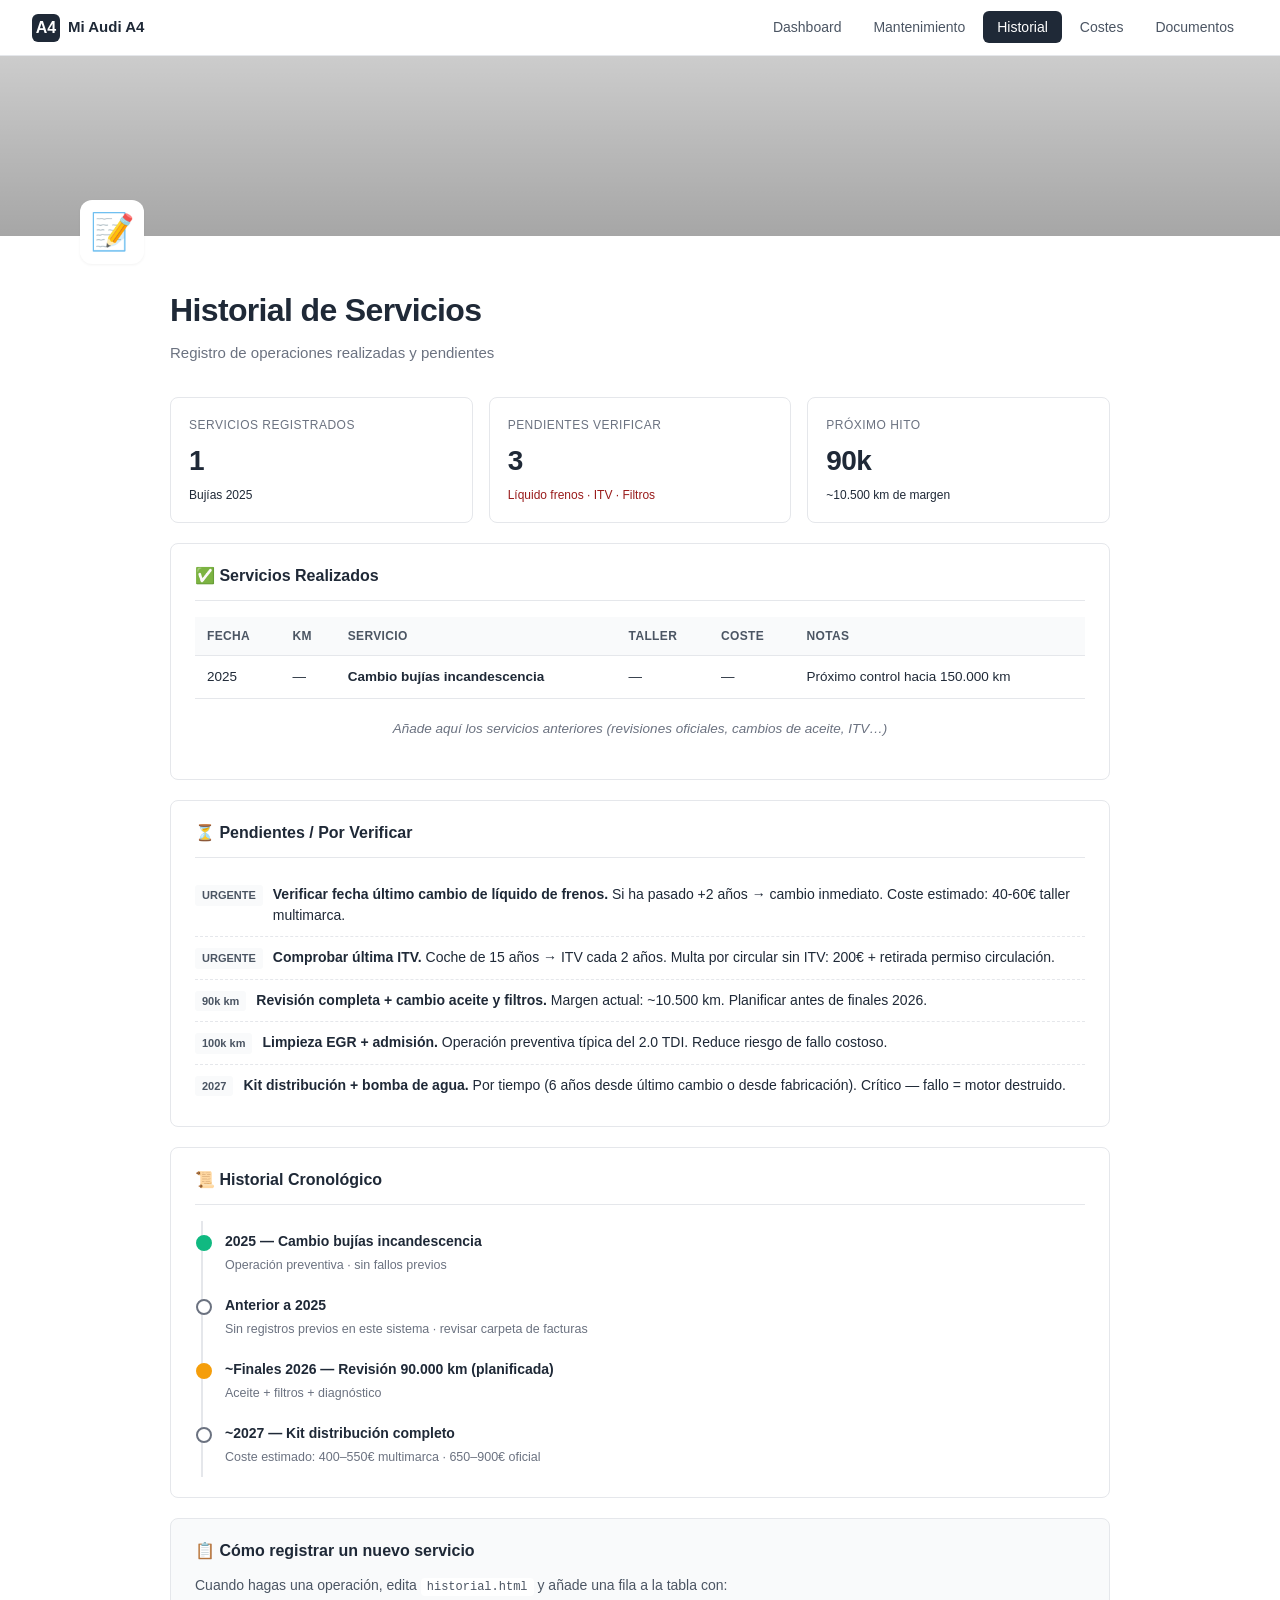
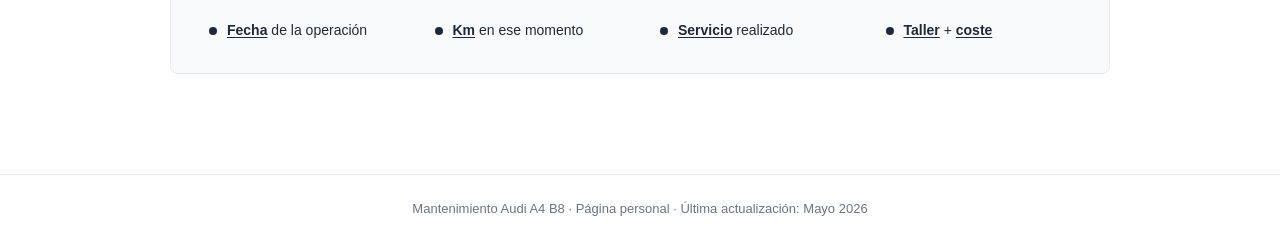
<file: historial.html>
<!DOCTYPE html>
<html lang="es">
<head>
<meta charset="UTF-8">
<meta name="viewport" content="width=device-width, initial-scale=1.0">
<title>Historial · Audi A4</title>
<link rel="stylesheet" href="styles.css">
</head>
<body>

<nav class="navbar">
  <a href="index.html" class="navbar-brand">
    <span class="logo">A4</span>
    <span>Mi Audi A4</span>
  </a>
  <ul class="navbar-links">
    <li><a href="index.html">Dashboard</a></li>
    <li><a href="mantenimiento.html">Mantenimiento</a></li>
    <li><a href="historial.html" class="active">Historial</a></li>
    <li><a href="costes.html">Costes</a></li>
    <li><a href="documentos.html">Documentos</a></li>
  </ul>
</nav>

<div class="hero compact">
  <div class="hero-icon">📝</div>
</div>

<div class="container tight">

  <h1 class="small">Historial de Servicios</h1>
  <p class="subtitle">Registro de operaciones realizadas y pendientes</p>

  <!-- KPIs HISTORY -->
  <div class="three-col">
    <div class="kpi-card">
      <div class="label">Servicios registrados</div>
      <div class="value">1</div>
      <div class="delta">Bujías 2025</div>
    </div>
    <div class="kpi-card">
      <div class="label">Pendientes verificar</div>
      <div class="value">3</div>
      <div class="delta up">Líquido frenos · ITV · Filtros</div>
    </div>
    <div class="kpi-card">
      <div class="label">Próximo hito</div>
      <div class="value">90k</div>
      <div class="delta">~10.500 km de margen</div>
    </div>
  </div>

  <!-- DONE -->
  <div class="section-card">
    <div class="section-title">✅ Servicios Realizados</div>
    <table class="maintenance-table">
      <thead>
        <tr>
          <th>Fecha</th>
          <th>Km</th>
          <th>Servicio</th>
          <th>Taller</th>
          <th>Coste</th>
          <th>Notas</th>
        </tr>
      </thead>
      <tbody>
        <tr>
          <td>2025</td>
          <td>—</td>
          <td><strong>Cambio bujías incandescencia</strong></td>
          <td>—</td>
          <td>—</td>
          <td>Próximo control hacia 150.000 km</td>
        </tr>
        <tr>
          <td colspan="6" style="text-align:center;color:var(--text-muted);font-style:italic;padding:20px">
            Añade aquí los servicios anteriores (revisiones oficiales, cambios de aceite, ITV…)
          </td>
        </tr>
      </tbody>
    </table>
  </div>

  <!-- PENDING -->
  <div class="section-card">
    <div class="section-title">⏳ Pendientes / Por Verificar</div>
    <ul class="notes-list">
      <li>
        <span class="tag">URGENTE</span>
        <div><strong>Verificar fecha último cambio de líquido de frenos.</strong> Si ha pasado +2 años → cambio inmediato. Coste estimado: 40-60€ taller multimarca.</div>
      </li>
      <li>
        <span class="tag">URGENTE</span>
        <div><strong>Comprobar última ITV.</strong> Coche de 15 años → ITV cada 2 años. Multa por circular sin ITV: 200€ + retirada permiso circulación.</div>
      </li>
      <li>
        <span class="tag">90k km</span>
        <div><strong>Revisión completa + cambio aceite y filtros.</strong> Margen actual: ~10.500 km. Planificar antes de finales 2026.</div>
      </li>
      <li>
        <span class="tag">100k km</span>
        <div><strong>Limpieza EGR + admisión.</strong> Operación preventiva típica del 2.0 TDI. Reduce riesgo de fallo costoso.</div>
      </li>
      <li>
        <span class="tag">2027</span>
        <div><strong>Kit distribución + bomba de agua.</strong> Por tiempo (6 años desde último cambio o desde fabricación). Crítico — fallo = motor destruido.</div>
      </li>
    </ul>
  </div>

  <!-- CHANGELOG -->
  <div class="section-card">
    <div class="section-title">📜 Historial Cronológico</div>
    <ul class="timeline">
      <li class="done">
        <strong>2025 — Cambio bujías incandescencia</strong>
        <span class="date">Operación preventiva · sin fallos previos</span>
      </li>
      <li>
        <strong>Anterior a 2025</strong>
        <span class="date">Sin registros previos en este sistema · revisar carpeta de facturas</span>
      </li>
      <li class="next">
        <strong>~Finales 2026 — Revisión 90.000 km (planificada)</strong>
        <span class="date">Aceite + filtros + diagnóstico</span>
      </li>
      <li>
        <strong>~2027 — Kit distribución completo</strong>
        <span class="date">Coste estimado: 400–550€ multimarca · 650–900€ oficial</span>
      </li>
    </ul>
  </div>

  <!-- TEMPLATE -->
  <div class="section-card" style="background:var(--card-bg)">
    <div class="section-title no-border">📋 Cómo registrar un nuevo servicio</div>
    <p style="font-size:14px;color:var(--text-soft);margin-bottom:12px">
      Cuando hagas una operación, edita <code style="background:white;padding:2px 6px;border-radius:4px;font-size:12px">historial.html</code> y añade una fila a la tabla con:
    </p>
    <div class="info-grid">
      <div class="info-item"><span class="bullet"></span><div><strong>Fecha</strong> de la operación</div></div>
      <div class="info-item"><span class="bullet"></span><div><strong>Km</strong> en ese momento</div></div>
      <div class="info-item"><span class="bullet"></span><div><strong>Servicio</strong> realizado</div></div>
      <div class="info-item"><span class="bullet"></span><div><strong>Taller</strong> + <strong>coste</strong></div></div>
    </div>
  </div>

</div>

<footer class="footer">
  Mantenimiento Audi A4 B8 · Página personal · Última actualización: Mayo 2026
</footer>

</body>
</html>
</file>
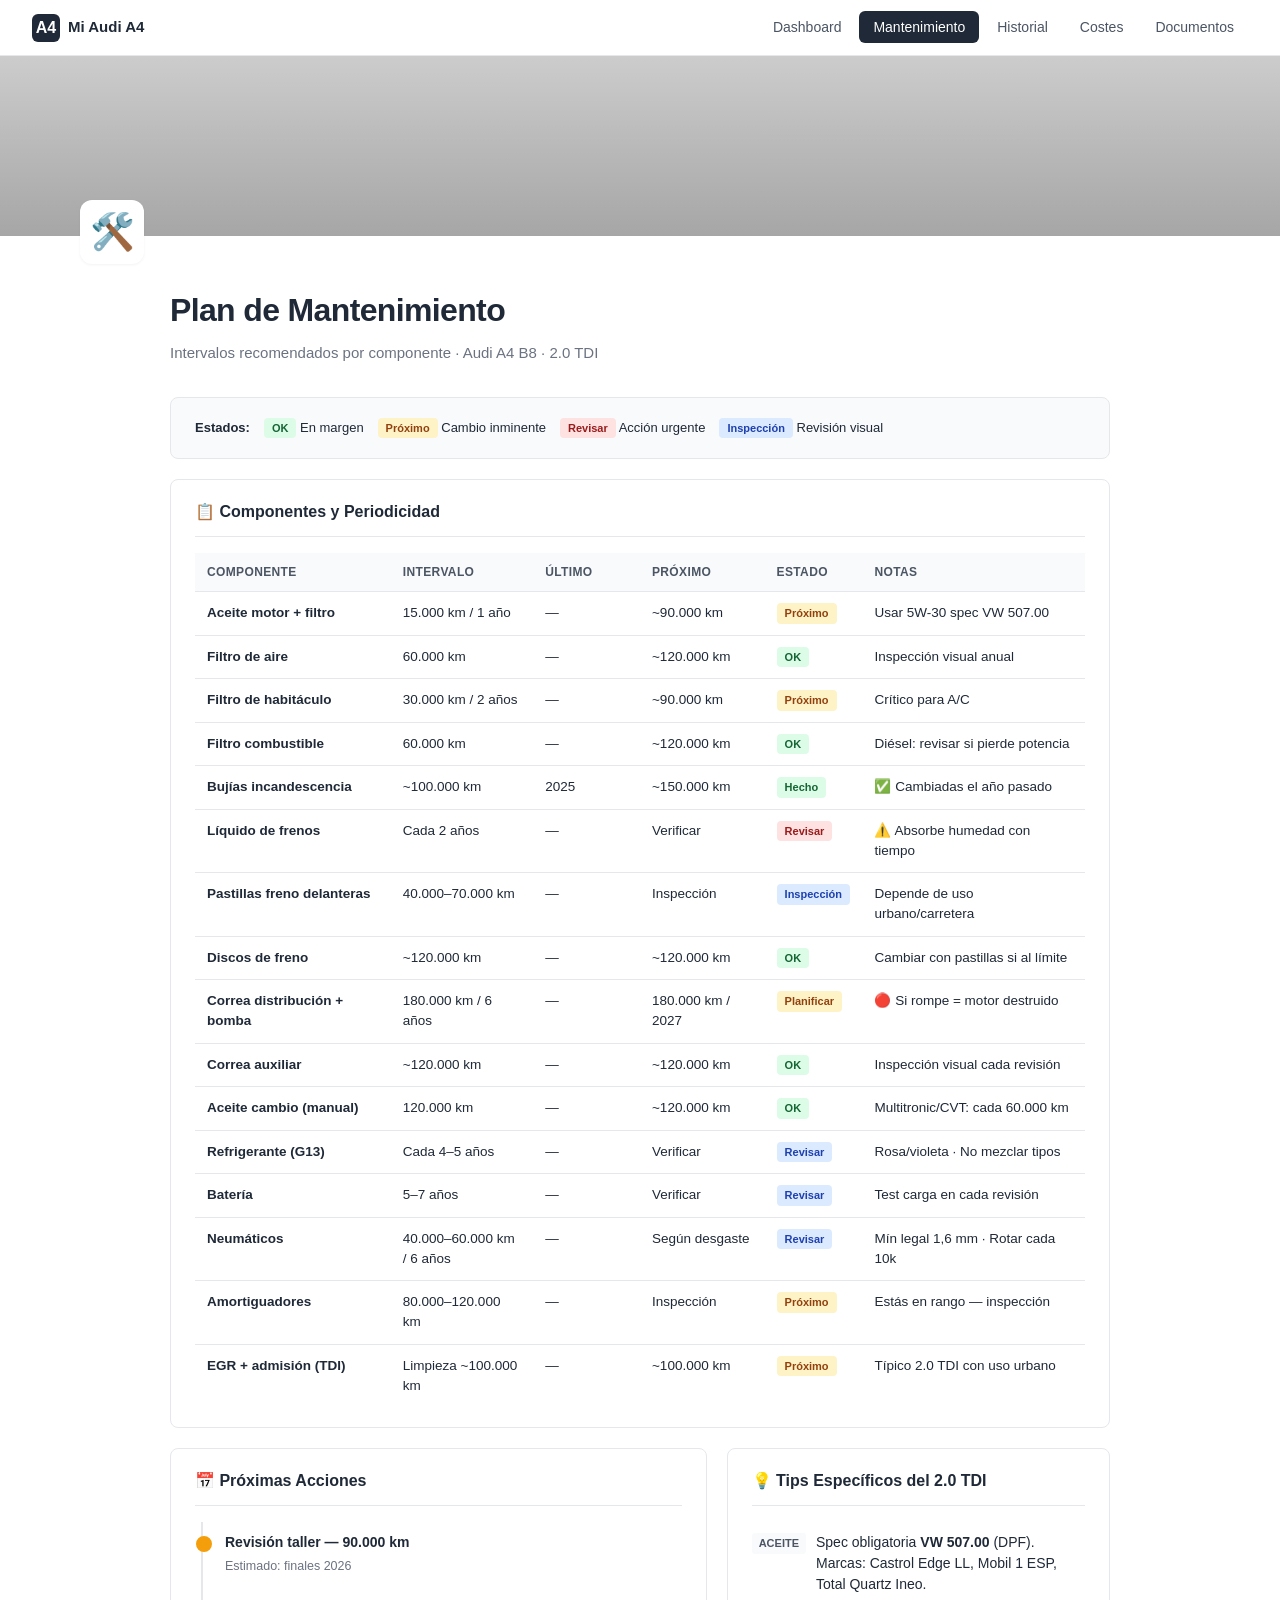
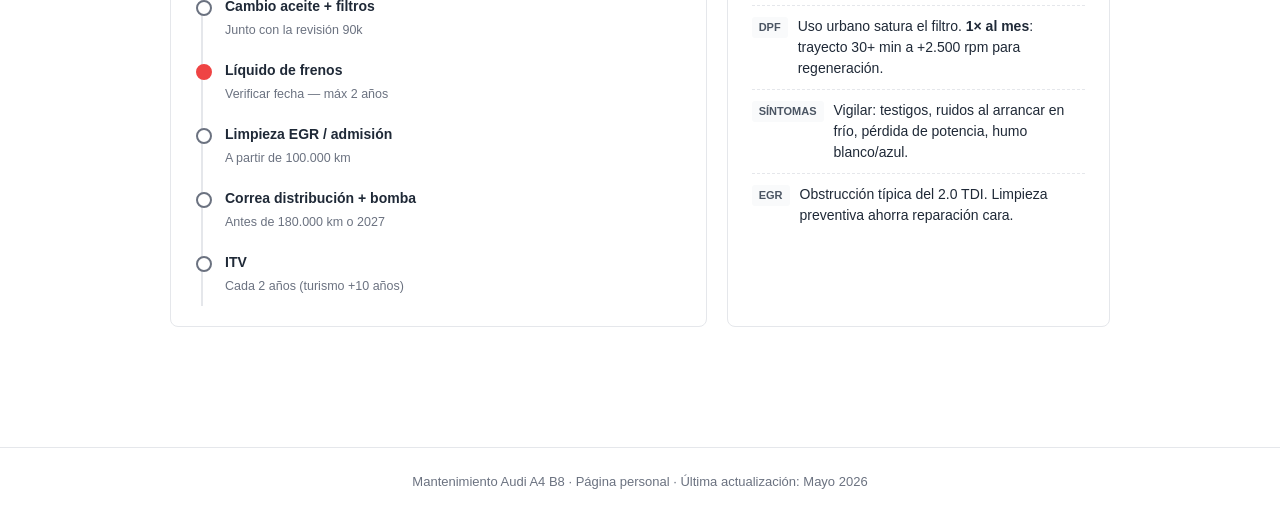
<file: mantenimiento.html>
<!DOCTYPE html>
<html lang="es">
<head>
<meta charset="UTF-8">
<meta name="viewport" content="width=device-width, initial-scale=1.0">
<title>Plan de Mantenimiento · Audi A4</title>
<link rel="stylesheet" href="styles.css">
</head>
<body>

<nav class="navbar">
  <a href="index.html" class="navbar-brand">
    <span class="logo">A4</span>
    <span>Mi Audi A4</span>
  </a>
  <ul class="navbar-links">
    <li><a href="index.html">Dashboard</a></li>
    <li><a href="mantenimiento.html" class="active">Mantenimiento</a></li>
    <li><a href="historial.html">Historial</a></li>
    <li><a href="costes.html">Costes</a></li>
    <li><a href="documentos.html">Documentos</a></li>
  </ul>
</nav>

<div class="hero compact">
  <div class="hero-icon">🛠️</div>
</div>

<div class="container tight">

  <h1 class="small">Plan de Mantenimiento</h1>
  <p class="subtitle">Intervalos recomendados por componente · Audi A4 B8 · 2.0 TDI</p>

  <!-- LEGEND -->
  <div class="section-card" style="background:var(--card-bg)">
    <div style="display:flex;flex-wrap:wrap;gap:14px;font-size:13px;align-items:center">
      <strong>Estados:</strong>
      <span><span class="status-badge status-ok">OK</span> En margen</span>
      <span><span class="status-badge status-soon">Próximo</span> Cambio inminente</span>
      <span><span class="status-badge status-due">Revisar</span> Acción urgente</span>
      <span><span class="status-badge status-info">Inspección</span> Revisión visual</span>
    </div>
  </div>

  <!-- MAIN TABLE -->
  <div class="section-card">
    <div class="section-title">📋 Componentes y Periodicidad</div>
    <div style="overflow-x:auto">
    <table class="maintenance-table">
      <thead>
        <tr>
          <th style="width:22%">Componente</th>
          <th style="width:16%">Intervalo</th>
          <th style="width:12%">Último</th>
          <th style="width:14%">Próximo</th>
          <th style="width:11%">Estado</th>
          <th>Notas</th>
        </tr>
      </thead>
      <tbody>
        <tr>
          <td><strong>Aceite motor + filtro</strong></td>
          <td>15.000 km / 1 año</td><td>—</td><td>~90.000 km</td>
          <td><span class="status-badge status-soon">Próximo</span></td>
          <td>Usar 5W-30 spec VW 507.00</td>
        </tr>
        <tr>
          <td><strong>Filtro de aire</strong></td>
          <td>60.000 km</td><td>—</td><td>~120.000 km</td>
          <td><span class="status-badge status-ok">OK</span></td>
          <td>Inspección visual anual</td>
        </tr>
        <tr>
          <td><strong>Filtro de habitáculo</strong></td>
          <td>30.000 km / 2 años</td><td>—</td><td>~90.000 km</td>
          <td><span class="status-badge status-soon">Próximo</span></td>
          <td>Crítico para A/C</td>
        </tr>
        <tr>
          <td><strong>Filtro combustible</strong></td>
          <td>60.000 km</td><td>—</td><td>~120.000 km</td>
          <td><span class="status-badge status-ok">OK</span></td>
          <td>Diésel: revisar si pierde potencia</td>
        </tr>
        <tr>
          <td><strong>Bujías incandescencia</strong></td>
          <td>~100.000 km</td><td>2025</td><td>~150.000 km</td>
          <td><span class="status-badge status-ok">Hecho</span></td>
          <td>✅ Cambiadas el año pasado</td>
        </tr>
        <tr>
          <td><strong>Líquido de frenos</strong></td>
          <td>Cada 2 años</td><td>—</td><td>Verificar</td>
          <td><span class="status-badge status-due">Revisar</span></td>
          <td>⚠️ Absorbe humedad con tiempo</td>
        </tr>
        <tr>
          <td><strong>Pastillas freno delanteras</strong></td>
          <td>40.000–70.000 km</td><td>—</td><td>Inspección</td>
          <td><span class="status-badge status-info">Inspección</span></td>
          <td>Depende de uso urbano/carretera</td>
        </tr>
        <tr>
          <td><strong>Discos de freno</strong></td>
          <td>~120.000 km</td><td>—</td><td>~120.000 km</td>
          <td><span class="status-badge status-ok">OK</span></td>
          <td>Cambiar con pastillas si al límite</td>
        </tr>
        <tr>
          <td><strong>Correa distribución + bomba</strong></td>
          <td>180.000 km / 6 años</td><td>—</td><td>180.000 km / 2027</td>
          <td><span class="status-badge status-soon">Planificar</span></td>
          <td>🔴 Si rompe = motor destruido</td>
        </tr>
        <tr>
          <td><strong>Correa auxiliar</strong></td>
          <td>~120.000 km</td><td>—</td><td>~120.000 km</td>
          <td><span class="status-badge status-ok">OK</span></td>
          <td>Inspección visual cada revisión</td>
        </tr>
        <tr>
          <td><strong>Aceite cambio (manual)</strong></td>
          <td>120.000 km</td><td>—</td><td>~120.000 km</td>
          <td><span class="status-badge status-ok">OK</span></td>
          <td>Multitronic/CVT: cada 60.000 km</td>
        </tr>
        <tr>
          <td><strong>Refrigerante (G13)</strong></td>
          <td>Cada 4–5 años</td><td>—</td><td>Verificar</td>
          <td><span class="status-badge status-info">Revisar</span></td>
          <td>Rosa/violeta · No mezclar tipos</td>
        </tr>
        <tr>
          <td><strong>Batería</strong></td>
          <td>5–7 años</td><td>—</td><td>Verificar</td>
          <td><span class="status-badge status-info">Revisar</span></td>
          <td>Test carga en cada revisión</td>
        </tr>
        <tr>
          <td><strong>Neumáticos</strong></td>
          <td>40.000–60.000 km / 6 años</td><td>—</td><td>Según desgaste</td>
          <td><span class="status-badge status-info">Revisar</span></td>
          <td>Mín legal 1,6 mm · Rotar cada 10k</td>
        </tr>
        <tr>
          <td><strong>Amortiguadores</strong></td>
          <td>80.000–120.000 km</td><td>—</td><td>Inspección</td>
          <td><span class="status-badge status-soon">Próximo</span></td>
          <td>Estás en rango — inspección</td>
        </tr>
        <tr>
          <td><strong>EGR + admisión (TDI)</strong></td>
          <td>Limpieza ~100.000 km</td><td>—</td><td>~100.000 km</td>
          <td><span class="status-badge status-soon">Próximo</span></td>
          <td>Típico 2.0 TDI con uso urbano</td>
        </tr>
      </tbody>
    </table>
    </div>
  </div>

  <!-- TIMELINE + TIPS -->
  <div class="two-col">
    <div class="section-card">
      <div class="section-title">📅 Próximas Acciones</div>
      <ul class="timeline">
        <li class="next">
          <strong>Revisión taller — 90.000 km</strong>
          <span class="date">Estimado: finales 2026</span>
        </li>
        <li>
          <strong>Cambio aceite + filtros</strong>
          <span class="date">Junto con la revisión 90k</span>
        </li>
        <li class="urgent">
          <strong>Líquido de frenos</strong>
          <span class="date">Verificar fecha — máx 2 años</span>
        </li>
        <li>
          <strong>Limpieza EGR / admisión</strong>
          <span class="date">A partir de 100.000 km</span>
        </li>
        <li>
          <strong>Correa distribución + bomba</strong>
          <span class="date">Antes de 180.000 km o 2027</span>
        </li>
        <li>
          <strong>ITV</strong>
          <span class="date">Cada 2 años (turismo +10 años)</span>
        </li>
      </ul>
    </div>

    <div class="section-card">
      <div class="section-title">💡 Tips Específicos del 2.0 TDI</div>
      <ul class="notes-list">
        <li>
          <span class="tag">ACEITE</span>
          <div>Spec obligatoria <strong>VW 507.00</strong> (DPF). Marcas: Castrol Edge LL, Mobil 1 ESP, Total Quartz Ineo.</div>
        </li>
        <li>
          <span class="tag">DPF</span>
          <div>Uso urbano satura el filtro. <strong>1× al mes</strong>: trayecto 30+ min a +2.500 rpm para regeneración.</div>
        </li>
        <li>
          <span class="tag">SÍNTOMAS</span>
          <div>Vigilar: testigos, ruidos al arrancar en frío, pérdida de potencia, humo blanco/azul.</div>
        </li>
        <li>
          <span class="tag">EGR</span>
          <div>Obstrucción típica del 2.0 TDI. Limpieza preventiva ahorra reparación cara.</div>
        </li>
      </ul>
    </div>
  </div>

</div>

<footer class="footer">
  Mantenimiento Audi A4 B8 · Página personal · Última actualización: Mayo 2026
</footer>

</body>
</html>
</file>
<file: styles.css>
:root {
  --bg: #ffffff;
  --text: #1f2937;
  --text-soft: #4b5563;
  --text-muted: #6b7280;
  --border: #e5e7eb;
  --card-bg: #f9fafb;
  --highlight: #fef2f2;
  --highlight-border: #fecaca;
  --green: #dcfce7;
  --green-text: #166534;
  --yellow: #fef3c7;
  --yellow-text: #92400e;
  --red: #fee2e2;
  --red-text: #991b1b;
  --blue: #dbeafe;
  --blue-text: #1e40af;
  --shadow: 0 1px 3px rgba(0, 0, 0, 0.05);
  --accent: #1f2937;
}

* { box-sizing: border-box; margin: 0; padding: 0; }

body {
  font-family: -apple-system, BlinkMacSystemFont, 'Segoe UI', 'Inter', sans-serif;
  background: var(--bg);
  color: var(--text);
  line-height: 1.5;
  font-size: 15px;
}

a { color: inherit; text-decoration: none; }

/* ===== NAVBAR ===== */
.navbar {
  position: sticky;
  top: 0;
  z-index: 100;
  background: rgba(255, 255, 255, 0.95);
  backdrop-filter: blur(8px);
  border-bottom: 1px solid var(--border);
  padding: 0 32px;
  display: flex;
  align-items: center;
  justify-content: space-between;
  height: 56px;
}

.navbar-brand {
  display: flex;
  align-items: center;
  gap: 8px;
  font-weight: 700;
  font-size: 15px;
}

.navbar-brand .logo {
  width: 28px;
  height: 28px;
  background: var(--accent);
  color: white;
  border-radius: 6px;
  display: flex;
  align-items: center;
  justify-content: center;
  font-size: 16px;
}

.navbar-links {
  display: flex;
  gap: 4px;
  list-style: none;
}

.navbar-links a {
  padding: 8px 14px;
  border-radius: 6px;
  font-size: 14px;
  color: var(--text-soft);
  font-weight: 500;
  transition: all 0.15s;
}

.navbar-links a:hover {
  background: var(--card-bg);
  color: var(--text);
}

.navbar-links a.active {
  background: var(--accent);
  color: white;
}

/* ===== HERO ===== */
.hero {
  width: 100%;
  height: 280px;
  background: linear-gradient(rgba(0, 0, 0, 0.2), rgba(0, 0, 0, 0.35)),
              url('https://images.unsplash.com/photo-1606664515524-ed2f786a0bd6?auto=format&fit=crop&w=2000&q=80')
              center/cover no-repeat;
  position: relative;
}

.hero.compact { height: 180px; }

.hero-icon {
  position: absolute;
  bottom: -28px;
  left: 80px;
  width: 64px;
  height: 64px;
  background: white;
  border-radius: 12px;
  display: flex;
  align-items: center;
  justify-content: center;
  font-size: 36px;
  box-shadow: var(--shadow);
}

/* ===== CONTAINER ===== */
.container {
  max-width: 1100px;
  margin: 0 auto;
  padding: 60px 80px 80px;
}

.container.tight { padding-top: 50px; }

h1 {
  font-size: 42px;
  font-weight: 800;
  letter-spacing: -0.02em;
  margin-bottom: 8px;
}

h1.small { font-size: 32px; }

.subtitle {
  color: var(--text-muted);
  font-size: 15px;
  margin-bottom: 32px;
}

/* ===== CARDS ===== */
.section-card {
  border: 1px solid var(--border);
  border-radius: 8px;
  padding: 20px 24px;
  margin-bottom: 20px;
  background: white;
}

.section-title {
  display: flex;
  align-items: center;
  gap: 8px;
  font-size: 16px;
  font-weight: 700;
  margin-bottom: 16px;
  padding-bottom: 12px;
  border-bottom: 1px solid var(--border);
}

.section-title.no-border {
  border-bottom: none;
  padding-bottom: 0;
  margin-bottom: 12px;
}

/* ===== GRIDS ===== */
.info-grid {
  display: grid;
  grid-template-columns: repeat(4, 1fr);
  gap: 12px;
}

.info-item {
  background: var(--card-bg);
  border-radius: 6px;
  padding: 12px 14px;
  font-size: 14px;
  display: flex;
  align-items: flex-start;
  gap: 10px;
}

.bullet {
  width: 8px;
  height: 8px;
  background: var(--accent);
  border-radius: 50%;
  margin-top: 7px;
  flex-shrink: 0;
}

.info-item strong {
  text-decoration: underline;
  text-underline-offset: 2px;
}

.two-col {
  display: grid;
  grid-template-columns: 1.4fr 1fr;
  gap: 20px;
  margin-bottom: 20px;
}

.three-col {
  display: grid;
  grid-template-columns: repeat(3, 1fr);
  gap: 16px;
  margin-bottom: 20px;
}

.quick-grid {
  display: grid;
  grid-template-columns: 1fr 1fr;
  gap: 10px;
}

.quick-item {
  background: var(--card-bg);
  border-radius: 6px;
  padding: 11px 14px;
  font-size: 13.5px;
  display: flex;
  gap: 10px;
  align-items: flex-start;
}

/* ===== HIGHLIGHT BOX ===== */
.mileage-highlight {
  background: var(--highlight);
  border: 1px solid var(--highlight-border);
  border-radius: 6px;
  padding: 12px 14px;
  margin-bottom: 14px;
  font-size: 14px;
  display: flex;
  align-items: center;
  gap: 10px;
}

/* ===== STATUS BADGES ===== */
.status-badge {
  display: inline-block;
  padding: 2px 8px;
  border-radius: 4px;
  font-size: 11px;
  font-weight: 600;
  white-space: nowrap;
}

.status-ok { background: var(--green); color: var(--green-text); }
.status-soon { background: var(--yellow); color: var(--yellow-text); }
.status-due { background: var(--red); color: var(--red-text); }
.status-info { background: var(--blue); color: var(--blue-text); }

/* ===== TABLES ===== */
table.maintenance-table {
  width: 100%;
  border-collapse: collapse;
  font-size: 13.5px;
}

table.maintenance-table th {
  text-align: left;
  padding: 10px 12px;
  background: var(--card-bg);
  font-weight: 600;
  border-bottom: 1px solid var(--border);
  font-size: 12px;
  text-transform: uppercase;
  letter-spacing: 0.03em;
  color: var(--text-soft);
}

table.maintenance-table td {
  padding: 11px 12px;
  border-bottom: 1px solid var(--border);
  vertical-align: top;
}

table.maintenance-table tr:last-child td { border-bottom: none; }
table.maintenance-table tr:hover td { background: var(--card-bg); }

/* ===== PROGRESS BARS ===== */
.progress-bar {
  width: 100%;
  height: 6px;
  background: var(--border);
  border-radius: 3px;
  overflow: hidden;
  margin-top: 6px;
}

.progress-fill {
  height: 100%;
  background: linear-gradient(90deg, #10b981, #f59e0b);
  border-radius: 3px;
}

.progress-fill.warn { background: linear-gradient(90deg, #f59e0b, #ef4444); }
.progress-fill.ok { background: #10b981; }
.progress-fill.danger { background: #ef4444; }

/* ===== TIMELINE ===== */
.timeline {
  list-style: none;
}

.timeline li {
  padding: 10px 0 10px 22px;
  border-left: 2px solid var(--border);
  margin-left: 6px;
  position: relative;
  font-size: 14px;
}

.timeline li::before {
  content: "";
  position: absolute;
  left: -7px;
  top: 14px;
  width: 12px;
  height: 12px;
  border-radius: 50%;
  background: white;
  border: 2px solid #6b7280;
}

.timeline li.done::before { background: #10b981; border-color: #10b981; }
.timeline li.next::before { background: #f59e0b; border-color: #f59e0b; }
.timeline li.urgent::before { background: #ef4444; border-color: #ef4444; }

.timeline li strong { display: block; margin-bottom: 2px; }
.timeline li span.date { color: var(--text-muted); font-size: 12.5px; }

/* ===== NOTES LIST ===== */
.notes-list { list-style: none; }

.notes-list li {
  padding: 10px 0;
  border-bottom: 1px dashed var(--border);
  font-size: 14px;
  display: flex;
  gap: 10px;
}

.notes-list li:last-child { border-bottom: none; }

.notes-list .tag {
  font-size: 11px;
  padding: 2px 7px;
  border-radius: 3px;
  background: var(--card-bg);
  color: var(--text-soft);
  font-weight: 600;
  flex-shrink: 0;
  height: fit-content;
  margin-top: 1px;
}

/* ===== KPI CARDS ===== */
.kpi-card {
  background: white;
  border: 1px solid var(--border);
  border-radius: 8px;
  padding: 18px;
}

.kpi-card .label {
  font-size: 12px;
  color: var(--text-muted);
  text-transform: uppercase;
  letter-spacing: 0.04em;
  margin-bottom: 6px;
}

.kpi-card .value {
  font-size: 28px;
  font-weight: 800;
  letter-spacing: -0.02em;
}

.kpi-card .delta {
  font-size: 12px;
  margin-top: 4px;
}

.kpi-card .delta.up { color: var(--red-text); }
.kpi-card .delta.down { color: var(--green-text); }

/* ===== CTA BUTTON ===== */
.btn {
  display: inline-block;
  padding: 8px 16px;
  background: var(--accent);
  color: white;
  border-radius: 6px;
  font-size: 13.5px;
  font-weight: 600;
  border: none;
  cursor: pointer;
  transition: opacity 0.15s;
}

.btn:hover { opacity: 0.85; }

.btn.secondary {
  background: white;
  color: var(--text);
  border: 1px solid var(--border);
}

/* ===== FOOTER ===== */
.footer {
  border-top: 1px solid var(--border);
  padding: 24px 80px;
  font-size: 13px;
  color: var(--text-muted);
  text-align: center;
}

/* ===== RESPONSIVE ===== */
@media (max-width: 900px) {
  .navbar { padding: 0 16px; }
  .navbar-links { gap: 0; }
  .navbar-links a { padding: 6px 10px; font-size: 13px; }
  .container { padding: 60px 24px; }
  .info-grid { grid-template-columns: repeat(2, 1fr); }
  .two-col, .three-col { grid-template-columns: 1fr; }
  .quick-grid { grid-template-columns: 1fr; }
  .hero-icon { left: 24px; }
  h1 { font-size: 32px; }
  .footer { padding: 24px; }
}
</file>
